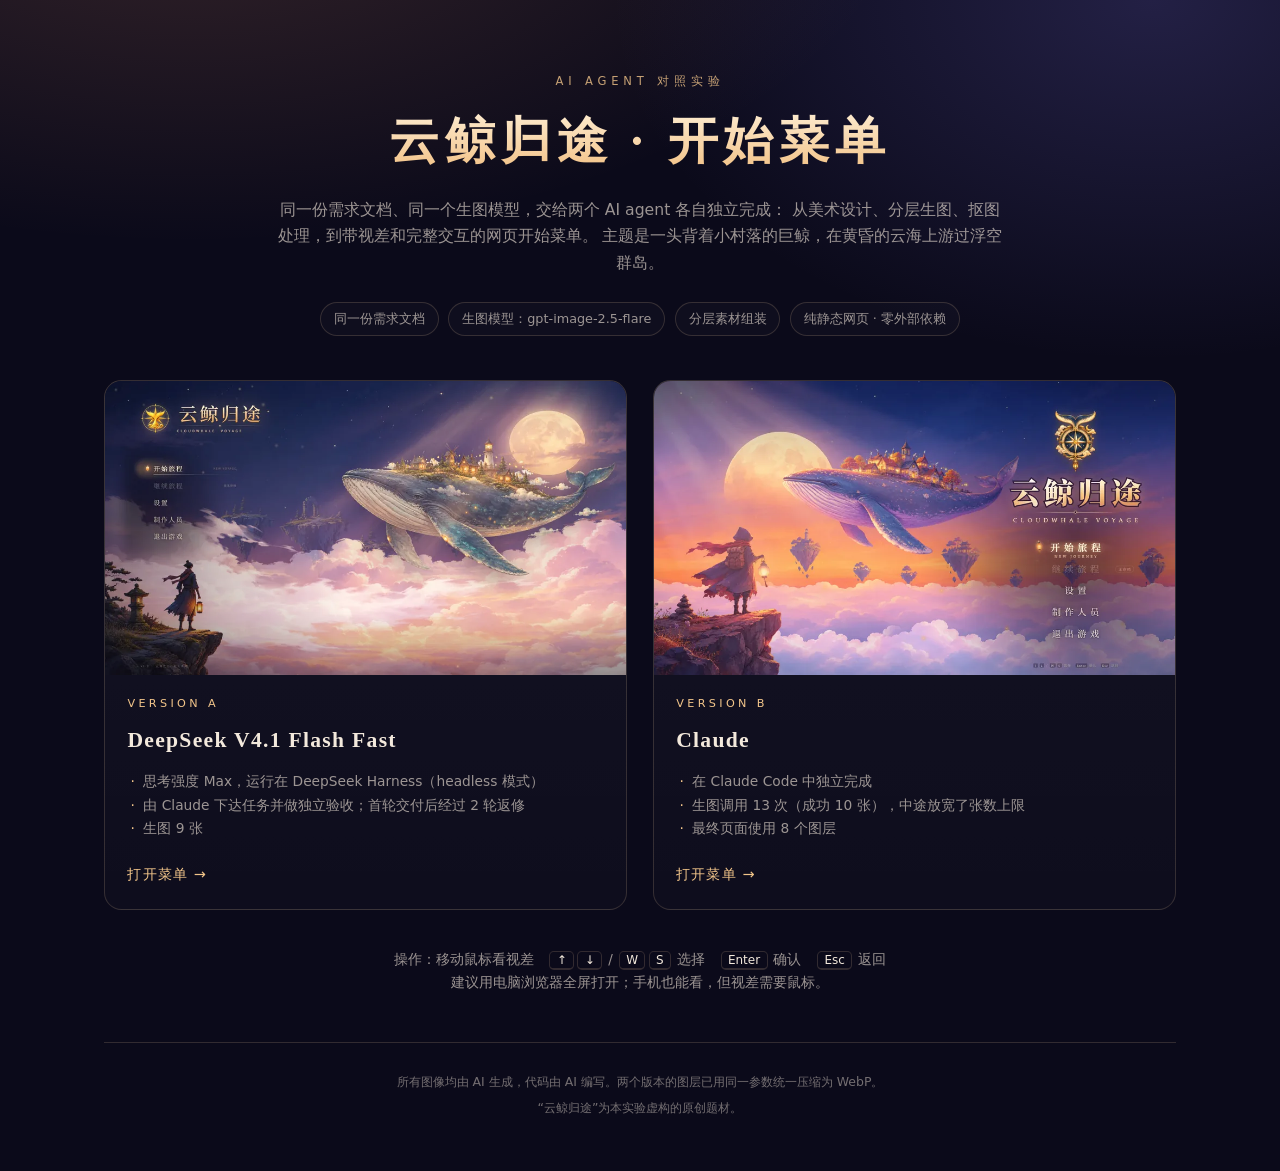
<file: index.html>
<!doctype html>
<html lang="zh-CN">
<head>
<meta charset="utf-8">
<meta name="viewport" content="width=device-width, initial-scale=1">
<title>云鲸归途 · 开始菜单 AI 对照实验</title>
<meta name="description" content="同一份需求、同一个生图模型，两个 AI agent 各自独立设计并实现的游戏开始菜单。">
<style>
  :root {
    --bg: #0b0a1a;
    --ink: #f3e9dc;
    --muted: rgba(243, 233, 220, .62);
    --line: rgba(255, 214, 170, .16);
    --gold: #f2c58a;
    --serif: "Songti SC", "Noto Serif SC", "Source Han Serif SC", "STSong", "SimSun", serif;
    --sans: system-ui, -apple-system, "PingFang SC", "Microsoft YaHei", "Noto Sans SC", sans-serif;
  }
  * { box-sizing: border-box; }
  html, body { margin: 0; }
  body {
    min-height: 100vh;
    color: var(--ink);
    font-family: var(--sans);
    line-height: 1.7;
    background:
      radial-gradient(1200px 600px at 15% -10%, rgba(240, 150, 110, .18), transparent 60%),
      radial-gradient(900px 600px at 90% 0%, rgba(120, 110, 220, .22), transparent 60%),
      var(--bg);
  }
  main { max-width: 1120px; margin: 0 auto; padding: 4.5rem 1.5rem 3rem; }
  header { text-align: center; margin-bottom: 2.8rem; }
  .kicker { font-size: .72rem; letter-spacing: .42em; color: var(--gold); opacity: .8; text-transform: uppercase; }
  h1 {
    margin: .5rem 0 .8rem;
    font-family: var(--serif);
    font-size: clamp(2rem, 5vw, 3.1rem);
    font-weight: 600;
    letter-spacing: .12em;
    background: linear-gradient(180deg, #fff3dd, #f0b977);
    -webkit-background-clip: text;
    background-clip: text;
    color: transparent;
  }
  .lede { max-width: 46rem; margin: 0 auto; color: var(--muted); font-size: .98rem; }

  .common {
    display: flex; flex-wrap: wrap; gap: .6rem; justify-content: center;
    margin: 1.6rem 0 0; padding: 0; list-style: none;
  }
  .common li {
    font-size: .8rem; padding: .3rem .8rem; border-radius: 999px;
    border: 1px solid var(--line); color: var(--muted); background: rgba(255, 255, 255, .02);
  }

  .grid { display: grid; grid-template-columns: repeat(auto-fit, minmax(320px, 1fr)); gap: 1.6rem; }
  .card {
    display: flex; flex-direction: column;
    border: 1px solid var(--line); border-radius: 1.1rem; overflow: hidden;
    background: linear-gradient(180deg, rgba(255, 255, 255, .045), rgba(255, 255, 255, .015));
    text-decoration: none; color: inherit;
    transition: transform .35s ease, border-color .35s ease, box-shadow .35s ease;
  }
  .card:hover, .card:focus-visible {
    transform: translateY(-4px);
    border-color: rgba(255, 214, 170, .42);
    box-shadow: 0 1.4rem 3rem rgba(0, 0, 0, .45), 0 0 0 1px rgba(255, 214, 170, .08);
    outline: none;
  }
  .thumb { aspect-ratio: 16 / 9; background: #14122a; overflow: hidden; }
  .thumb img { width: 100%; height: 100%; object-fit: cover; display: block; transition: transform .6s ease; }
  .card:hover .thumb img { transform: scale(1.03); }
  .body { padding: 1.2rem 1.4rem 1.4rem; display: flex; flex-direction: column; gap: .55rem; flex: 1; }
  .tag { font-size: .7rem; letter-spacing: .3em; color: var(--gold); text-transform: uppercase; }
  h2 { margin: 0; font-family: var(--serif); font-size: 1.35rem; font-weight: 600; letter-spacing: .06em; }
  .facts { margin: .2rem 0 0; padding: 0; list-style: none; font-size: .86rem; color: var(--muted); }
  .facts li { padding-left: 1rem; position: relative; }
  .facts li::before { content: "·"; position: absolute; left: .2rem; color: var(--gold); }
  .open { margin-top: auto; padding-top: .8rem; font-size: .9rem; color: var(--gold); letter-spacing: .08em; }

  .howto {
    margin: 2.4rem auto 0; max-width: 46rem; text-align: center;
    font-size: .85rem; color: var(--muted);
  }
  kbd {
    font-family: var(--sans); font-size: .75rem; padding: .05rem .4rem; margin: 0 .1rem;
    border: 1px solid var(--line); border-bottom-width: 2px; border-radius: .3rem; color: var(--ink);
  }
  footer {
    margin-top: 3rem; padding-top: 1.4rem; border-top: 1px solid var(--line);
    font-size: .78rem; color: rgba(243, 233, 220, .45); text-align: center;
  }
  footer p { margin: .3rem 0; }
</style>
</head>
<body>
<main>
  <header>
    <div class="kicker">AI Agent 对照实验</div>
    <h1>云鲸归途 · 开始菜单</h1>
    <p class="lede">
      同一份需求文档、同一个生图模型，交给两个 AI agent 各自独立完成：
      从美术设计、分层生图、抠图处理，到带视差和完整交互的网页开始菜单。
      主题是一头背着小村落的巨鲸，在黄昏的云海上游过浮空群岛。
    </p>
    <ul class="common">
      <li>同一份需求文档</li>
      <li>生图模型：gpt-image-2.5-flare</li>
      <li>分层素材组装</li>
      <li>纯静态网页 · 零外部依赖</li>
    </ul>
  </header>

  <section class="grid">
    <a class="card" href="dsh/">
      <div class="thumb"><img src="thumbs/dsh.webp" alt="DeepSeek 版开始菜单截图" loading="lazy"></div>
      <div class="body">
        <div class="tag">Version A</div>
        <h2>DeepSeek V4.1 Flash Fast</h2>
        <ul class="facts">
          <li>思考强度 Max，运行在 DeepSeek Harness（headless 模式）</li>
          <li>由 Claude 下达任务并做独立验收；首轮交付后经过 2 轮返修</li>
          <li>生图 9 张</li>
        </ul>
        <div class="open">打开菜单 →</div>
      </div>
    </a>
    <a class="card" href="claude/">
      <div class="thumb"><img src="thumbs/claude.webp" alt="Claude 版开始菜单截图" loading="lazy"></div>
      <div class="body">
        <div class="tag">Version B</div>
        <h2>Claude</h2>
        <ul class="facts">
          <li>在 Claude Code 中独立完成</li>
          <li>生图调用 13 次（成功 10 张），中途放宽了张数上限</li>
          <li>最终页面使用 8 个图层</li>
        </ul>
        <div class="open">打开菜单 →</div>
      </div>
    </a>
  </section>

  <p class="howto">
    操作：移动鼠标看视差　<kbd>↑</kbd><kbd>↓</kbd> / <kbd>W</kbd><kbd>S</kbd> 选择　<kbd>Enter</kbd> 确认　<kbd>Esc</kbd> 返回<br>
    建议用电脑浏览器全屏打开；手机也能看，但视差需要鼠标。
  </p>

  <footer>
    <p>所有图像均由 AI 生成，代码由 AI 编写。两个版本的图层已用同一参数统一压缩为 WebP。</p>
    <p>“云鲸归途”为本实验虚构的原创题材。</p>
  </footer>
</main>
</body>
</html>
</file>
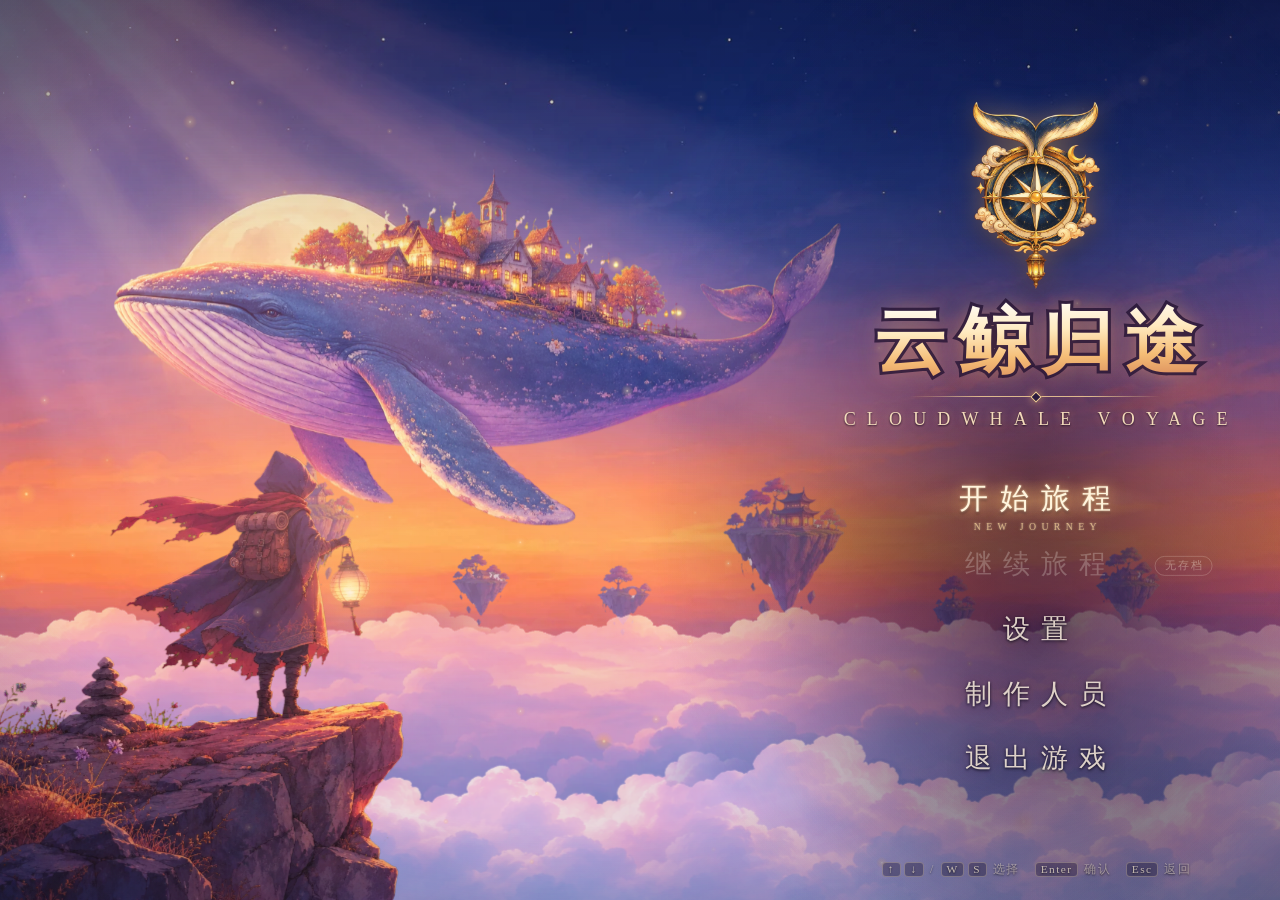
<file: claude/index.html>
<!DOCTYPE html>
<html lang="zh-CN">
<head>
  <meta charset="utf-8">
  <meta name="viewport" content="width=device-width, initial-scale=1, viewport-fit=cover">
  <meta name="color-scheme" content="dark">
  <title>云鲸归途 · CLOUDWHALE VOYAGE</title>
  <link rel="stylesheet" href="css/style.css">
</head>
<body>
  <div id="app" class="app is-loading">

    <!-- ============ 场景：图层由 js/main.js 按 js/scene-config.js 生成 ============ -->
    <div id="scene" class="scene" aria-hidden="true">
      <!-- .layer 元素在这里由脚本插入（L0 天空 … L6 光） -->
      <canvas id="particles" class="particles"></canvas>
      <div class="scene-tint"></div>
      <div class="vignette"></div>
    </div>

    <!-- 让右侧文字更易读的柔和暗角 -->
    <div class="ui-scrim" aria-hidden="true"></div>

    <!-- ============ 标题 + 主菜单 ============ -->
    <main id="ui" class="ui">
      <div class="ui-column">
        <header class="title-block">
          <picture class="emblem-wrap">
            <source srcset="assets/layers/L7_emblem.webp" type="image/webp">
            <img class="emblem" src="assets/layers/L7_emblem.webp" alt="" draggable="false">
          </picture>
          <h1 class="title" aria-label="云鲸归途">
            <span class="title__glow" aria-hidden="true">云鲸归途</span>
            <span class="title__stroke" aria-hidden="true">云鲸归途</span>
            <span class="title__fill" aria-hidden="true">云鲸归途</span>
            <span class="title__sheen" aria-hidden="true">云鲸归途</span>
          </h1>
          <div class="title-divider" aria-hidden="true"><i></i></div>
          <p class="subtitle">CLOUDWHALE VOYAGE</p>
        </header>

        <!-- 竖屏/方屏时为鲸预留的位置（JS 会把鲸放进这个矩形），横屏时不显示 -->
        <div class="whale-slot" aria-hidden="true"></div>

        <nav class="menu" aria-label="主菜单">
          <div class="menu-indicator" aria-hidden="true">
            <svg class="lantern-icon" viewBox="0 0 24 44" width="24" height="44">
              <defs>
                <radialGradient id="lanternGlow" cx="50%" cy="55%" r="55%">
                  <stop offset="0" stop-color="#fff6d6"/>
                  <stop offset=".5" stop-color="#ffc66a"/>
                  <stop offset="1" stop-color="#d8662f"/>
                </radialGradient>
              </defs>
              <path d="M12 0v6" stroke="#e9c993" stroke-width="1.2"/>
              <rect x="7.5" y="6" width="9" height="3" rx="1.2" fill="#5b3b2a"/>
              <ellipse cx="12" cy="19.5" rx="8.5" ry="10.5" fill="url(#lanternGlow)"/>
              <path d="M5.5 15.5Q12 13.4 18.5 15.5M4.2 19.6Q12 17.6 19.8 19.6M5.5 23.8Q12 21.8 18.5 23.8" stroke="rgba(150,64,28,.45)" stroke-width=".8" fill="none"/>
              <rect x="8.5" y="29.5" width="7" height="2.6" rx="1.1" fill="#5b3b2a"/>
              <path d="M12 32v7" stroke="#d9682e" stroke-width="1.6" stroke-linecap="round"/>
            </svg>
          </div>
          <ul class="menu-list" role="menu">
            <li role="none"><button class="menu-item" role="menuitem" data-action="start"><span class="menu-item__label">开始旅程</span><span class="menu-item__sub">NEW JOURNEY</span></button></li>
            <li role="none"><button class="menu-item" role="menuitem" data-action="continue"><span class="menu-item__label">继续旅程</span><span class="menu-item__sub">CONTINUE</span><span class="menu-item__tag">无存档</span></button></li>
            <li role="none"><button class="menu-item" role="menuitem" data-action="settings"><span class="menu-item__label">设置</span><span class="menu-item__sub">SETTINGS</span></button></li>
            <li role="none"><button class="menu-item" role="menuitem" data-action="credits"><span class="menu-item__label">制作人员</span><span class="menu-item__sub">CREDITS</span></button></li>
            <li role="none"><button class="menu-item" role="menuitem" data-action="quit"><span class="menu-item__label">退出游戏</span><span class="menu-item__sub">QUIT</span></button></li>
          </ul>
        </nav>
      </div>

      <p class="key-hints" aria-hidden="true">
        <kbd>↑</kbd><kbd>↓</kbd> / <kbd>W</kbd><kbd>S</kbd> 选择　<kbd>Enter</kbd> 确认　<kbd>Esc</kbd> 返回
      </p>
    </main>

    <!-- ============ 设置面板 ============ -->
    <section id="panel-settings" class="panel" role="dialog" aria-modal="true" aria-labelledby="settings-title" hidden>
      <div class="panel__box">
        <h2 id="settings-title" class="panel__title">设置<small>SETTINGS</small></h2>

        <div class="settings-list">
          <div class="setting">
            <label class="setting__label" for="set-master">主音量</label>
            <input class="slider" id="set-master" type="range" min="0" max="100" step="1" data-key="master">
            <output class="setting__value" for="set-master">80</output>
          </div>
          <div class="setting">
            <label class="setting__label" for="set-music">音乐</label>
            <input class="slider" id="set-music" type="range" min="0" max="100" step="1" data-key="music">
            <output class="setting__value" for="set-music">60</output>
          </div>
          <div class="setting">
            <label class="setting__label" for="set-sfx">音效</label>
            <input class="slider" id="set-sfx" type="range" min="0" max="100" step="1" data-key="sfx">
            <output class="setting__value" for="set-sfx">70</output>
          </div>
          <div class="setting setting--toggle">
            <span class="setting__label" id="lbl-parallax">视差效果</span>
            <button class="switch" type="button" role="switch" aria-checked="true" aria-labelledby="lbl-parallax" data-key="parallax"><span class="switch__knob"></span></button>
            <span class="setting__value" data-for="parallax">开</span>
          </div>
          <div class="setting setting--toggle">
            <span class="setting__label" id="lbl-reduce">减少动态</span>
            <button class="switch" type="button" role="switch" aria-checked="false" aria-labelledby="lbl-reduce" data-key="reduceMotion"><span class="switch__knob"></span></button>
            <span class="setting__value" data-for="reduceMotion">关</span>
          </div>
        </div>

        <p class="panel__note">声音为浏览器实时合成，首次按键或点击后开始播放。设置自动保存。</p>
        <div class="panel__actions">
          <button class="btn btn--ghost" type="button" data-action="clear-save">清除存档</button>
          <button class="btn" type="button" data-action="close">返回</button>
        </div>
      </div>
    </section>

    <!-- ============ 制作人员 ============ -->
    <section id="panel-credits" class="panel" role="dialog" aria-modal="true" aria-labelledby="credits-title" hidden>
      <div class="panel__box panel__box--credits">
        <h2 id="credits-title" class="panel__title">制作人员<small>CREDITS</small></h2>
        <div class="credits-viewport" tabindex="-1">
          <div class="credits-roll">
            <p class="credits-head">云鲸归途</p>
            <p class="credits-en">CLOUDWHALE VOYAGE</p>
            <dl>
              <dt>创意 · 美术指导 · 程序</dt><dd>Claude（Anthropic）</dd>
              <dt>分层插画生成</dt><dd>gpt-image 生图通道（经 dsh）</dd>
              <dt>抠图与合成工具</dt><dd>Python · Pillow · NumPy</dd>
              <dt>界面与动效</dt><dd>HTML · CSS · Canvas</dd>
              <dt>环境音乐与音效</dt><dd>Web Audio 实时合成</dd>
              <dt>巨鲸</dt><dd>它自己</dd>
              <dt>提灯的旅人</dt><dd>你</dd>
              <dt>特别感谢</dt><dd>每一位仍在归途中的人</dd>
            </dl>
            <p class="credits-end">愿你的灯火，总能照见归途。</p>
          </div>
        </div>
        <div class="panel__actions">
          <button class="btn" type="button" data-action="close">返回</button>
        </div>
      </div>
    </section>

    <!-- ============ 退出确认 ============ -->
    <section id="dialog-quit" class="panel panel--dialog" role="alertdialog" aria-modal="true" aria-labelledby="quit-title" aria-describedby="quit-desc" hidden>
      <div class="panel__box panel__box--small">
        <h2 id="quit-title" class="panel__title">退出游戏</h2>
        <p id="quit-desc" class="dialog-text">要在这里放下灯笼，结束这次旅程吗？</p>
        <div class="panel__actions panel__actions--center">
          <button class="btn btn--ghost" type="button" data-action="confirm-quit">确认退出</button>
          <button class="btn" type="button" data-action="close">再看看</button>
        </div>
      </div>
    </section>

    <!-- ============ 开始/继续旅程（占位） ============ -->
    <section id="screen-journey" class="screen" role="dialog" aria-modal="true" aria-labelledby="journey-text" hidden>
      <div class="screen__inner">
        <div class="screen__lantern" aria-hidden="true"></div>
        <p id="journey-text" class="screen__text">旅程即将开始……</p>
        <p class="screen__sub" id="journey-sub"></p>
        <button class="btn btn--ghost screen__back" type="button" data-action="close">按 Esc 返回菜单</button>
      </div>
    </section>

    <!-- ============ 感谢游玩 ============ -->
    <section id="screen-thanks" class="screen screen--thanks" role="dialog" aria-modal="true" aria-labelledby="thanks-text" hidden>
      <div class="screen__inner">
        <p id="thanks-text" class="screen__text">感谢游玩</p>
        <p class="screen__sub">愿你的灯火，总能照见归途。<br><span class="screen__tiny">（网页无法自行关闭窗口，可直接关闭此标签页）</span></p>
        <button class="btn btn--ghost screen__back" type="button" data-action="close">按 Esc 回到标题</button>
      </div>
    </section>

    <!-- ============ 载入 ============ -->
    <div id="loader" class="loader" aria-live="polite">
      <div class="loader__lantern" aria-hidden="true"></div>
      <p class="loader__text">正在点亮灯火…</p>
    </div>
  </div>

  <noscript><p class="noscript">此页面需要启用 JavaScript。</p></noscript>
  <script src="js/scene-config.js"></script>
  <script src="js/main.js"></script>
</body>
</html>
</file>
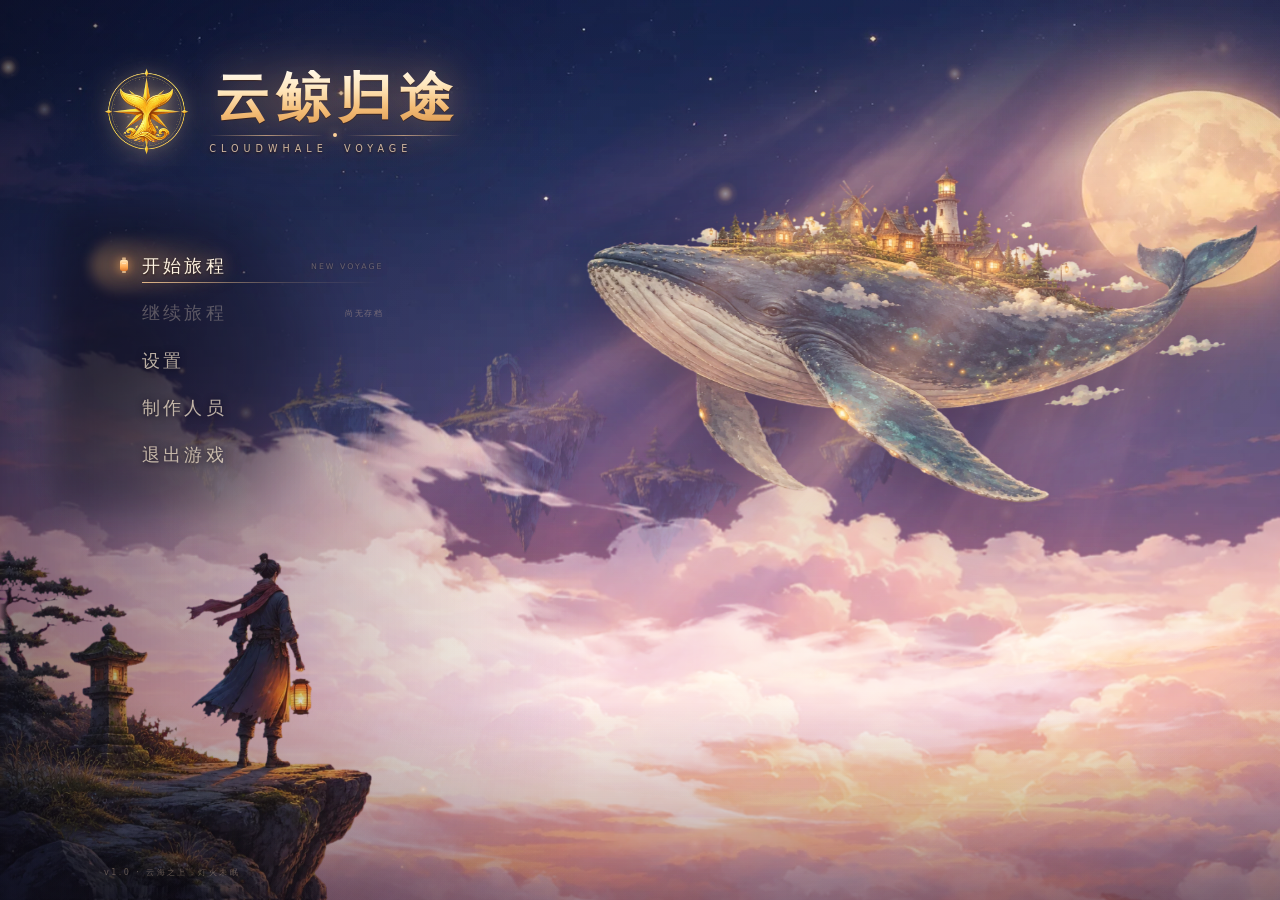
<file: dsh/index.html>
<!DOCTYPE html>
<html lang="zh-CN">
<head>
<meta charset="UTF-8">
<meta name="viewport" content="width=device-width, initial-scale=1, viewport-fit=cover">
<meta name="color-scheme" content="dark">
<title>云鲸归途 · CLOUDWHALE VOYAGE</title>
<link rel="stylesheet" href="css/style.css">
</head>
<body class="is-loading">

  <!-- =================================================================== -->
  <!-- 场景：8 个图层，DOM 顺序即 z 顺序。                                   -->
  <!-- .layer 负责定位与视差位移，内部子元素负责循环动画，二者互不干扰。     -->
  <!-- 注意：云层的父级不能有 transform/opacity，否则会形成隔离组，          -->
  <!-- 让子级的 mix-blend-mode: screen 失去可混合的背景。                   -->
  <!-- =================================================================== -->
  <div class="scene" id="scene">

    <!-- L0 天空（不透明，cover） -->
    <div class="layer l-sky enter" style="--d:.05s"></div>

    <!-- L1 远景浮空岛（抠图 PNG） -->
    <div class="layer l-islands enter" style="--d:.55s;--rest:.45" data-parallax="9">
      <div class="l-islands__art"></div>
    </div>

    <!-- L2 远景云海（screen 混合 + 水平无缝循环） -->
    <div class="layer l-clouds-far" style="--d:.75s;--rest:.90">
      <div class="cloud-track" data-tile-ratio="1.1253" data-scroll="4.5" data-parallax="15"></div>
    </div>

    <!-- L3 巨鲸（抠图 PNG，缓慢浮动 + 轻微旋转） -->
    <div class="layer l-whale enter" style="--d:1.25s" data-parallax="26">
      <div class="l-whale__art"></div>
    </div>

    <!-- L4 近景云层（screen 混合 + 水平无缝循环，速度更快） -->
    <div class="layer l-clouds-near" style="--d:1.75s;--rest:.95">
      <div class="cloud-track" data-tile-ratio="1.1253" data-scroll="9" data-parallax="34"></div>
    </div>

    <!-- L5 前景崖角与提灯旅人（抠图 PNG） -->
    <div class="layer l-foreground enter" style="--d:2.15s" data-parallax="46">
      <div class="l-foreground__art"></div>
    </div>

    <!-- L6 体积光（screen 混合 + 呼吸式明暗） -->
    <div class="layer l-light enter" style="--d:1.95s;--rest:.5">
      <div class="l-light__art"></div>
    </div>

  </div>

  <!-- 画面调色：暗角 + 左侧压暗，让文字区更干净 -->
  <div class="grade" aria-hidden="true"></div>

  <!-- 光尘粒子（canvas 程序生成） -->
  <canvas class="dust" id="dust" aria-hidden="true"></canvas>

  <!-- =================================================================== -->
  <!-- 标题区                                                              -->
  <!-- =================================================================== -->
  <header class="title-block enter" style="--d:2.55s" id="titleBlock">
    <!-- L7 徽记（鲸尾 + 罗盘），与文字分开排版 -->
    <div class="emblem enter" style="--d:2.75s" role="img" aria-label="鲸尾与罗盘徽记"></div>

    <div class="title-text">
      <h1 class="title enter" style="--d:2.9s">
        <span class="title__cn">云鲸归途</span>
      </h1>

      <div class="title-rule enter" style="--d:3.2s" aria-hidden="true">
        <span class="rule-line"></span>
        <span class="rule-dot"></span>
        <span class="rule-line"></span>
      </div>

      <p class="subtitle enter" style="--d:3.15s">CLOUDWHALE&nbsp;&nbsp;VOYAGE</p>
    </div>
  </header>

  <!-- =================================================================== -->
  <!-- 主菜单                                                              -->
  <!-- =================================================================== -->
  <nav class="menu" id="menu" aria-label="主菜单">
    <button class="menu-item enter" data-action="start" style="--d:3.35s" type="button">
      <span class="lantern" aria-hidden="true"><i></i></span>
      <span class="label">开始旅程</span>
      <span class="label-en" aria-hidden="true">New Voyage</span>
    </button>

    <button class="menu-item enter" data-action="continue" style="--d:3.47s" type="button">
      <span class="lantern" aria-hidden="true"><i></i></span>
      <span class="label">继续旅程</span>
      <span class="label-en" aria-hidden="true">Continue</span>
      <span class="hint" aria-hidden="true">尚无存档</span>
    </button>

    <button class="menu-item enter" data-action="settings" style="--d:3.59s" type="button">
      <span class="lantern" aria-hidden="true"><i></i></span>
      <span class="label">设置</span>
      <span class="label-en" aria-hidden="true">Settings</span>
    </button>

    <button class="menu-item enter" data-action="credits" style="--d:3.71s" type="button">
      <span class="lantern" aria-hidden="true"><i></i></span>
      <span class="label">制作人员</span>
      <span class="label-en" aria-hidden="true">Credits</span>
    </button>

    <button class="menu-item enter" data-action="quit" style="--d:3.83s" type="button">
      <span class="lantern" aria-hidden="true"><i></i></span>
      <span class="label">退出游戏</span>
      <span class="label-en" aria-hidden="true">Quit</span>
    </button>
  </nav>

  <footer class="build enter" style="--d:4.1s">
    <span>v1.0 · 云海之上，灯火未眠</span>
  </footer>

  <!-- =================================================================== -->
  <!-- 设置面板                                                            -->
  <!-- =================================================================== -->
  <section class="panel panel--settings" id="panel-settings" role="dialog" aria-modal="true"
           aria-labelledby="settings-title" aria-hidden="true">
    <div class="panel__inner">
      <h2 class="panel__title" id="settings-title">设置</h2>
      <p class="panel__sub">SETTINGS</p>

      <div class="setting-row">
        <label class="setting-label" for="set-master">主音量<span class="setting-value" id="val-master">70</span></label>
        <input class="slider" id="set-master" type="range" min="0" max="100" step="1" value="70">
      </div>

      <div class="setting-row">
        <label class="setting-label" for="set-music">音乐<span class="setting-value" id="val-music">25</span></label>
        <input class="slider" id="set-music" type="range" min="0" max="100" step="1" value="25">
      </div>

      <div class="setting-row">
        <label class="setting-label" for="set-sfx">音效<span class="setting-value" id="val-sfx">60</span></label>
        <input class="slider" id="set-sfx" type="range" min="0" max="100" step="1" value="60">
      </div>

      <div class="setting-row setting-row--switch">
        <div>
          <span class="setting-label setting-label--static">视差效果</span>
          <p class="setting-desc">鼠标移动时各图层错位，营造纵深</p>
        </div>
        <button class="switch" id="set-parallax" type="button" role="switch" aria-checked="true" aria-label="视差效果">
          <span class="switch__knob"></span>
        </button>
      </div>

      <div class="setting-row setting-row--switch">
        <div>
          <span class="setting-label setting-label--static">减少动态</span>
          <p class="setting-desc">停止浮动、云层滚动与光尘飘动</p>
        </div>
        <button class="switch" id="set-motion" type="button" role="switch" aria-checked="false" aria-label="减少动态">
          <span class="switch__knob"></span>
        </button>
      </div>

      <button class="panel__close" type="button" data-close>返回 <kbd>Esc</kbd></button>
    </div>
  </section>

  <!-- =================================================================== -->
  <!-- 制作人员面板                                                        -->
  <!-- =================================================================== -->
  <section class="panel panel--credits" id="panel-credits" role="dialog" aria-modal="true"
           aria-labelledby="credits-title" aria-hidden="true">
    <div class="panel__inner">
      <h2 class="panel__title" id="credits-title">制作人员</h2>
      <p class="panel__sub">CREDITS</p>

      <div class="credits-viewport">
        <div class="credits-roll" id="creditsRoll">
          <p class="credit-line credit-line--lead">云鲸归途</p>
          <p class="credit-line credit-line--dim">CLOUDWHALE VOYAGE</p>

          <p class="credit-role">世界观 / 美术方向</p>
          <p class="credit-name">云海工作室</p>

          <p class="credit-role">场景绘制</p>
          <p class="credit-name">巨鲸 · 浮空群岛 · 崖角旅人</p>

          <p class="credit-role">前端与动态</p>
          <p class="credit-name">原生 HTML / CSS / JavaScript</p>

          <p class="credit-role">声音设计</p>
          <p class="credit-name">Web Audio 合成风声</p>

          <p class="credit-role">特别鸣谢</p>
          <p class="credit-name">每一位在云海之上提灯的人</p>

          <p class="credit-line credit-line--dim">— 灯火不熄，归途在望 —</p>
        </div>
      </div>

      <button class="panel__close" type="button" data-close>返回 <kbd>Esc</kbd></button>
    </div>
  </section>

  <!-- =================================================================== -->
  <!-- 「开始旅程」占位画面                                                -->
  <!-- =================================================================== -->
  <section class="journey" id="journey" aria-hidden="true">
    <div class="journey__inner">
      <span class="journey__lantern" aria-hidden="true"></span>
      <p class="journey__text">旅程即将开始……</p>
      <p class="journey__hint">按 <kbd>Esc</kbd> 返回菜单</p>
    </div>
  </section>

  <!-- =================================================================== -->
  <!-- 退出确认                                                            -->
  <!-- =================================================================== -->
  <section class="modal" id="quit-modal" role="dialog" aria-modal="true"
           aria-labelledby="quit-title" aria-hidden="true">
    <div class="modal__box">
      <h2 class="modal__title" id="quit-title">要离开云海吗？</h2>
      <p class="modal__text">网页无法真正退出程序，确认后将停在这里。</p>
      <div class="modal__actions">
        <button class="btn btn--ghost" type="button" data-quit="cancel">再待一会儿</button>
        <button class="btn btn--solid" type="button" data-quit="confirm">确认离开</button>
      </div>
    </div>
  </section>

  <!-- 感谢游玩 -->
  <section class="farewell" id="farewell" aria-hidden="true">
    <div class="farewell__inner">
      <p class="farewell__text">感谢游玩</p>
      <p class="farewell__sub">愿你在云海之上，总能找到归途</p>
    </div>
  </section>

  <!-- 总淡出层 -->
  <div class="fade" id="fade" aria-hidden="true"></div>

  <script src="js/main.js"></script>
</body>
</html>
</file>
<file: claude/css/style.css>
/* =========================================================================
   云鲸归途 · CLOUDWHALE VOYAGE — 开始菜单样式
   结构：变量 → 基础 → 场景图层 → 标题 → 菜单 → 面板/设置 → 全屏画面 → 载入
         → 进场动画 → 减少动态 → 响应式
   ========================================================================= */

:root {
  --ink: #0b0818;
  --cream: #fbefdc;
  --gold: #f2c98a;
  --gold-soft: rgba(242, 201, 138, .38);
  --lantern: #ffbf66;
  --text: rgba(250, 238, 222, .86);
  --panel-bg-top: rgba(36, 25, 64, .93);
  --panel-bg-bot: rgba(19, 13, 38, .95);

  /* 系统字体栈（零外部字体） */
  --font-cn: "Noto Serif SC", "Source Han Serif SC", "Source Han Serif CN", "Noto Serif CJK SC",
             "Songti SC", "STSong", "STZhongsong", "SimSun", serif;
  --font-latin: "Palatino Linotype", "Book Antiqua", Palatino, "URW Palladio L", "Cambria", Georgia, serif;

  /* 进场时间轴（ms） */
  --t-title: 3000ms;
  --t-menu: 3900ms;
}

* { box-sizing: border-box; }

html, body {
  margin: 0;
  height: 100%;
  overflow: hidden;
  background: var(--ink);
  color: var(--cream);
  font-family: var(--font-cn);
  -webkit-font-smoothing: antialiased;
  -webkit-tap-highlight-color: transparent;
}

button { font: inherit; color: inherit; }
[hidden] { display: none !important; }

.app {
  position: fixed;
  inset: 0;
  overflow: hidden;
  user-select: none;
}

/* =========================================================================
   场景
   ========================================================================= */
.scene {
  position: absolute;
  inset: 0;
  overflow: hidden;
  background: var(--ink);
  isolation: isolate;          /* screen 混合只在场景内部计算 */
}

.layer {
  position: absolute;
  inset: 0;
  pointer-events: none;
  opacity: 0;
  transition: opacity 1.9s ease var(--delay, 0ms);
}
.layer__move {                 /* JS：视差位移 */
  position: absolute;
  inset: 0;
  will-change: transform;
}
.layer__box {                  /* JS：位置与尺寸；CSS：自身动画 */
  position: absolute;
}
.layer__box > img {
  display: block;
  width: 100%;
  height: 100%;
  -webkit-user-drag: none;
}
.layer__strip {                /* 无缝横向循环的云带 */
  position: absolute;
  background-repeat: repeat-x;
  background-position: 0 0;
  will-change: transform;
}

/* 鲸：缓慢上下浮动 + 极轻微的旋转 + 微弱前后漂移（三个独立属性，周期互质） */
.layer--whale .layer__box {
  transform-origin: 46% 58%;
  animation:
    whale-bob 8.5s ease-in-out infinite alternate,
    whale-roll 12.5s ease-in-out infinite alternate,
    whale-drift 21s ease-in-out infinite alternate;
}
@keyframes whale-bob   { from { translate: 0 -1.9%; } to { translate: 0 2.1%; } }
@keyframes whale-roll  { from { rotate: -0.75deg; }  to { rotate: 0.65deg; } }
@keyframes whale-drift { from { transform: translateX(-0.7%); } to { transform: translateX(0.7%); } }

/* 光层：呼吸式明暗 */
.layer--light .layer__box { animation: breathe 7.5s ease-in-out infinite alternate; }
@keyframes breathe { from { opacity: .45; } to { opacity: 1; } }

/* 图层上的暖光点（旅人灯笼、鲸背窗灯），坐标见 scene-config.js 的 glows */
.glow {
  position: absolute;
  aspect-ratio: 1;
  translate: -50% -50%;
  border-radius: 50%;
  pointer-events: none;
  background: radial-gradient(circle, rgba(255, 226, 160, .62) 0%, rgba(255, 178, 92, .26) 32%, rgba(255, 150, 80, 0) 70%);
  mix-blend-mode: screen;
}
.glow--lantern { animation: lantern-flicker 2.7s steps(1, end) infinite, lantern-breathe 5s ease-in-out infinite alternate; }
.glow--twinkle {
  background: radial-gradient(circle, rgba(255, 236, 180, .9) 0%, rgba(255, 190, 100, .35) 30%, rgba(255, 160, 80, 0) 70%);
  animation: twinkle var(--dur, 3.6s) ease-in-out var(--del, 0s) infinite alternate;
}
@keyframes lantern-flicker {
  0% { opacity: 1; } 12% { opacity: .86; } 19% { opacity: 1; } 47% { opacity: .92; }
  53% { opacity: 1; } 71% { opacity: .8; } 76% { opacity: .97; } 100% { opacity: 1; }
}
@keyframes lantern-breathe { from { scale: .92; } to { scale: 1.08; } }
@keyframes twinkle { from { opacity: .15; scale: .7; } to { opacity: 1; scale: 1.1; } }

.particles {
  position: absolute;
  inset: 0;
  width: 100%;
  height: 100%;
  z-index: 20;
  pointer-events: none;
  opacity: 0;
  transition: opacity 2.5s ease 2600ms;
}

/* 轻微的色彩统一：顶部压暗一点、地平线带一点暖色 */
.scene-tint {
  position: absolute;
  inset: 0;
  z-index: 21;
  pointer-events: none;
  background:
    linear-gradient(180deg, rgba(10, 8, 34, .28) 0%, rgba(10, 8, 34, 0) 30%),
    radial-gradient(ellipse 70% 30% at 30% 62%, rgba(255, 160, 100, .10), rgba(255, 160, 100, 0) 70%);
}
.vignette {
  position: absolute;
  inset: 0;
  z-index: 22;
  pointer-events: none;
  background: radial-gradient(ellipse 85% 85% at 45% 45%, rgba(8, 5, 20, 0) 55%, rgba(8, 5, 20, .55) 100%);
}

/* 右侧文字背后的柔和暗角 */
.ui-scrim {
  position: absolute;
  inset: 0;
  z-index: 5;
  pointer-events: none;
  background:
    radial-gradient(ellipse 22% 34% at 81% 72%, rgba(16, 10, 38, .42) 0%, rgba(16, 10, 38, 0) 100%),
    radial-gradient(ellipse 30% 62% at 80.5% 52%, rgba(14, 9, 34, .52) 0%, rgba(14, 9, 34, .24) 55%, rgba(14, 9, 34, 0) 100%);
  opacity: 0;
  transition: opacity 2s ease 2600ms;
}

/* =========================================================================
   UI 列：标题 + 菜单
   ========================================================================= */
.ui {
  position: absolute;
  inset: 0;
  z-index: 10;
}
.ui-column {
  position: absolute;
  top: 0;
  bottom: 0;
  right: clamp(16px, 3.6vw, 96px);
  width: clamp(300px, 31vw, 620px);
  display: flex;
  flex-direction: column;
  align-items: center;
  justify-content: center;
  gap: clamp(14px, 4.6vh, 64px);
  padding: 5vh 0 6vh;
}

/* ---------- 标题区 ---------- */
.title-block {
  display: flex;
  flex-direction: column;
  align-items: center;
  text-align: center;
}
.emblem-wrap {
  display: block;
  animation: emblem-float 6.5s ease-in-out infinite alternate;
}
.emblem {
  display: block;
  height: clamp(92px, 21vh, 250px);
  width: auto;
  filter:
    drop-shadow(0 0 1.4vh rgba(255, 196, 120, .38))
    drop-shadow(0 .8vh 1.2vh rgba(10, 5, 25, .55));
  -webkit-user-drag: none;
}
@keyframes emblem-float { from { translate: 0 -0.5vh; } to { translate: 0 0.5vh; } }

.title {
  position: relative;
  margin: 1.4vh 0 0;
  font-family: var(--font-cn);
  font-weight: 800;
  font-size: clamp(40px, min(10.4vh, 5.6vw), 132px);
  line-height: 1.12;
  letter-spacing: .16em;
  padding-left: .16em;              /* 抵消末字后的字距，使视觉居中 */
  white-space: nowrap;
}
.title > span { display: block; }
.title__glow,
.title__stroke,
.title__sheen {
  position: absolute;
  inset: 0;
  padding-left: inherit;
}
.title__glow {
  color: transparent;
  text-shadow:
    0 0 .3em rgba(255, 176, 96, .55),
    0 0 .9em rgba(255, 140, 100, .32);
}
.title__stroke {
  color: transparent;
  -webkit-text-stroke: .085em rgba(34, 18, 50, .78);
}
.title__fill {
  position: relative;
  color: transparent;
  background: linear-gradient(178deg, #fffbf2 6%, #ffeac0 36%, #f5bd76 66%, #da8c5c 94%);
  -webkit-background-clip: text;
  background-clip: text;
}
.title__sheen {
  color: transparent;
  background: linear-gradient(105deg, rgba(255, 255, 255, 0) 42%, rgba(255, 250, 235, .85) 50%, rgba(255, 255, 255, 0) 58%);
  background-size: 260% 100%;
  background-repeat: no-repeat;
  background-position: 160% 0;
  -webkit-background-clip: text;
  background-clip: text;
  animation: sheen 9s ease-in-out 6s infinite;
}
@keyframes sheen {
  0%   { background-position: 160% 0; }
  22%  { background-position: -60% 0; }
  100% { background-position: -60% 0; }
}

.title-divider {
  position: relative;
  width: 62%;
  height: 1px;
  margin: 1.5vh auto 0;
  background: linear-gradient(90deg, rgba(244, 206, 150, 0), rgba(244, 206, 150, .85) 28%, rgba(244, 206, 150, .85) 72%, rgba(244, 206, 150, 0));
}
.title-divider > i {
  position: absolute;
  left: 50%;
  top: 50%;
  width: 8px;
  height: 8px;
  border: 1px solid #f4ce96;
  background: #2a1b3e;
  transform: translate(-50%, -50%) rotate(45deg);
  box-shadow: 0 0 8px rgba(255, 190, 110, .75);
}
.subtitle {
  margin: 1.3vh 0 0;
  font-family: var(--font-latin);
  font-size: clamp(11px, 2vh, 21px);
  letter-spacing: .62em;
  padding-left: .62em;
  color: #f4dcbc;
  white-space: nowrap;
  text-shadow: 0 0 10px rgba(255, 180, 110, .45), 0 1px 2px rgba(10, 5, 25, .85);
}

/* ---------- 菜单 ---------- */
.whale-slot { display: none; }

.menu {
  position: relative;
  width: 100%;
  display: flex;
  justify-content: center;
  --menu-fs: clamp(17px, min(3.15vh, 2.1vw), 33px);
  font-size: var(--menu-fs);
}
.menu-list {
  list-style: none;
  margin: 0;
  padding: 0;
  display: flex;
  flex-direction: column;
  align-items: center;
  gap: clamp(0px, .5vh, 8px);
}
.menu-item {
  appearance: none;
  position: relative;
  display: block;
  margin: 0;
  padding: .42em 1.6em .52em;
  border: 0;
  background: none;
  cursor: pointer;
  outline: none;
  font-family: var(--font-cn);
  font-size: 1em;
  font-weight: 500;
  letter-spacing: .42em;
  text-indent: .42em;
  line-height: 1.3;
  color: var(--text);
  text-shadow: 0 1px 3px rgba(8, 4, 20, .9), 0 0 .7em rgba(22, 12, 48, .75);
  transition: color .35s ease, text-shadow .35s ease, transform .45s cubic-bezier(.2, .8, .2, 1);
}
.menu-item::before {           /* 选中光晕 */
  content: "";
  position: absolute;
  inset: 4% -14%;
  z-index: -1;
  border-radius: 50%;
  background: radial-gradient(ellipse 50% 50% at 50% 50%, rgba(255, 190, 110, .30), rgba(255, 190, 110, 0) 72%);
  opacity: 0;
  transform: scaleX(.55);
  transition: opacity .45s ease, transform .55s cubic-bezier(.2, .8, .2, 1);
}
.menu-item__label { display: block; }
.menu-item__sub {              /* 选中时浮现的英文小字 */
  position: absolute;
  left: 0;
  right: 0;
  bottom: -.12em;
  font-family: var(--font-latin);
  font-size: .34em;
  letter-spacing: .55em;
  text-indent: .55em;
  color: #f2cf98;
  opacity: 0;
  transform: translateY(-.3em);
  transition: opacity .35s ease, transform .45s ease;
  white-space: nowrap;
}
.menu-item__tag { display: none; }

.menu-item.is-selected {
  color: #fff5de;
  text-shadow: 0 0 .5em rgba(255, 190, 110, .8), 0 0 .08em rgba(255, 236, 200, .9), 0 1px 3px rgba(8, 4, 20, .6);
  transform: scale(1.07);
}
.menu-item.is-selected::before { opacity: 1; transform: scaleX(1); }
.menu-item.is-selected .menu-item__sub { opacity: .8; transform: none; }

.menu-item:disabled {
  cursor: not-allowed;
  color: rgba(222, 212, 204, .3);
  text-shadow: none;
}
.menu-item:disabled .menu-item__tag {
  display: inline-block;
  position: absolute;
  left: 100%;
  top: 50%;
  transform: translate(-.6em, -50%);
  padding: .2em .7em;
  border: 1px solid rgba(240, 225, 210, .22);
  border-radius: 999px;
  font-size: .4em;
  letter-spacing: .2em;
  text-indent: .2em;
  color: rgba(240, 225, 210, .42);
  white-space: nowrap;
}

/* 选中指示：小灯笼，跟随选中项滑动并轻轻摇晃 */
.menu-indicator {
  position: absolute;
  left: 0;
  top: 0;
  width: .8em;
  height: 1.46em;
  opacity: 0;
  pointer-events: none;
  transition: transform .5s cubic-bezier(.3, .85, .3, 1), opacity .4s ease;
}
.menu.has-selection .menu-indicator { opacity: 1; }
.lantern-icon {
  display: block;
  width: 100%;
  height: 100%;
  overflow: visible;
  transform-origin: 50% 0;
  animation: lantern-sway 3.4s ease-in-out infinite alternate;
  filter: drop-shadow(0 0 4px rgba(255, 196, 110, .95)) drop-shadow(0 0 12px rgba(255, 150, 80, .6));
}
@keyframes lantern-sway { from { rotate: -7deg; } to { rotate: 7deg; } }

.key-hints {
  position: absolute;
  right: clamp(16px, 3.6vw, 96px);
  width: clamp(300px, 31vw, 620px);
  bottom: 2.4vh;
  margin: 0;
  text-align: center;
  font-size: 12px;
  letter-spacing: .12em;
  color: rgba(240, 226, 210, .5);
  text-shadow: 0 1px 2px rgba(0, 0, 0, .6);
}
kbd {
  display: inline-block;
  min-width: 1.7em;
  margin: 0 .15em;
  padding: .05em .4em;
  border: 1px solid rgba(240, 220, 190, .3);
  border-radius: 4px;
  font-family: var(--font-latin);
  font-size: .95em;
  text-align: center;
  color: rgba(250, 236, 214, .72);
  background: rgba(20, 12, 40, .35);
}

/* =========================================================================
   面板（设置 / 制作人员 / 退出确认）
   ========================================================================= */
.panel {
  position: fixed;
  inset: 0;
  z-index: 50;
  display: grid;
  place-items: center;
  padding: 4vh 4vw;
  background: rgba(8, 5, 20, .5);
  -webkit-backdrop-filter: blur(4px);
  backdrop-filter: blur(4px);
  opacity: 0;
  transition: opacity .35s ease;
}
.panel.is-open { opacity: 1; }
.panel__box {
  position: relative;
  width: min(560px, 100%);
  max-height: 92vh;
  overflow: auto;
  padding: 30px 38px 26px;
  border: 1px solid var(--gold-soft);
  border-radius: 18px;
  background: linear-gradient(180deg, var(--panel-bg-top), var(--panel-bg-bot));
  box-shadow:
    0 30px 80px rgba(0, 0, 0, .55),
    inset 0 1px 0 rgba(255, 230, 190, .12),
    0 0 40px rgba(255, 170, 90, .08);
  transform: translateY(14px) scale(.98);
  transition: transform .45s cubic-bezier(.2, .8, .2, 1);
}
.panel__box::before {          /* 内描边 */
  content: "";
  position: absolute;
  inset: 6px;
  border: 1px solid rgba(242, 201, 138, .12);
  border-radius: 13px;
  pointer-events: none;
}
.panel.is-open .panel__box { transform: none; }
.panel__box--small { width: min(440px, 100%); text-align: center; }
.panel__title {
  margin: 0 0 20px;
  text-align: center;
  font-size: 25px;
  font-weight: 700;
  letter-spacing: .32em;
  text-indent: .32em;
  color: #ffe7c0;
  text-shadow: 0 0 12px rgba(255, 180, 100, .35);
}
.panel__title small {
  display: block;
  margin-top: 6px;
  font-family: var(--font-latin);
  font-size: 11px;
  font-weight: 400;
  letter-spacing: .5em;
  text-indent: .5em;
  color: rgba(240, 210, 170, .55);
}
.panel__note {
  margin: 16px 4px 0;
  font-size: 12.5px;
  line-height: 1.7;
  text-align: center;
  color: rgba(240, 225, 205, .5);
}
.panel__actions {
  display: flex;
  justify-content: space-between;
  gap: 12px;
  margin-top: 20px;
}
.panel__actions--center { justify-content: center; }

.btn {
  appearance: none;
  padding: 10px 26px;
  border: 1px solid rgba(242, 201, 138, .55);
  border-radius: 999px;
  background: linear-gradient(180deg, rgba(246, 195, 122, .22), rgba(246, 195, 122, .07));
  color: #ffeccc;
  font-family: var(--font-cn);
  font-size: 16px;
  letter-spacing: .25em;
  text-indent: .25em;
  cursor: pointer;
  outline: none;
  transition: background .25s ease, box-shadow .25s ease, color .25s ease, border-color .25s ease;
}
.btn:hover,
.btn:focus-visible {
  background: linear-gradient(180deg, rgba(246, 195, 122, .42), rgba(246, 195, 122, .16));
  box-shadow: 0 0 18px rgba(255, 190, 110, .38);
}
.btn:focus-visible { box-shadow: 0 0 0 2px rgba(255, 220, 160, .55), 0 0 18px rgba(255, 190, 110, .4); }
.btn--ghost {
  border-color: rgba(240, 225, 210, .26);
  background: transparent;
  color: rgba(240, 225, 210, .78);
}
.btn:disabled { opacity: .35; cursor: default; box-shadow: none; }

/* ---------- 设置项 ---------- */
.settings-list { display: flex; flex-direction: column; gap: 4px; }
.setting {
  display: grid;
  grid-template-columns: 5.6em 1fr 2.6em;
  align-items: center;
  gap: 18px;
  padding: 11px 14px;
  border-radius: 10px;
  transition: background .25s ease, box-shadow .25s ease;
}
.setting:focus-within {
  background: rgba(255, 200, 130, .08);
  box-shadow: inset 0 0 0 1px rgba(255, 200, 130, .24);
}
.setting__label { font-size: 17px; letter-spacing: .2em; color: #f5e6d0; }
.setting__value {
  text-align: right;
  font-family: var(--font-latin);
  font-size: 15px;
  font-variant-numeric: tabular-nums;
  color: rgba(245, 225, 200, .75);
}
.setting--toggle .setting__value { font-family: var(--font-cn); }

.slider {
  --p: 50%;
  -webkit-appearance: none;
  appearance: none;
  width: 100%;
  height: 24px;
  margin: 0;
  background: transparent;
  cursor: pointer;
  outline: none;
}
.slider::-webkit-slider-runnable-track {
  height: 4px;
  border-radius: 4px;
  background: linear-gradient(90deg, #f6c37a 0, #ef9a6a var(--p), rgba(255, 255, 255, .14) var(--p));
}
.slider::-webkit-slider-thumb {
  -webkit-appearance: none;
  width: 18px;
  height: 18px;
  margin-top: -7px;
  border: 0;
  border-radius: 50%;
  background: radial-gradient(circle at 40% 35%, #fff8e6, #f6c37a 55%, #c9773f);
  box-shadow: 0 0 0 3px rgba(255, 200, 130, .18), 0 0 12px rgba(255, 180, 100, .6);
  transition: box-shadow .2s ease;
}
.slider:focus-visible::-webkit-slider-thumb { box-shadow: 0 0 0 5px rgba(255, 214, 150, .4), 0 0 16px rgba(255, 180, 100, .85); }
.slider::-moz-range-track { height: 4px; border-radius: 4px; background: rgba(255, 255, 255, .14); }
.slider::-moz-range-progress { height: 4px; border-radius: 4px; background: linear-gradient(90deg, #f6c37a, #ef9a6a); }
.slider::-moz-range-thumb {
  width: 18px;
  height: 18px;
  border: 0;
  border-radius: 50%;
  background: radial-gradient(circle at 40% 35%, #fff8e6, #f6c37a 55%, #c9773f);
  box-shadow: 0 0 0 3px rgba(255, 200, 130, .18), 0 0 12px rgba(255, 180, 100, .6);
}

.switch {
  position: relative;
  justify-self: start;
  width: 52px;
  height: 28px;
  padding: 0;
  border: 1px solid rgba(242, 201, 138, .4);
  border-radius: 999px;
  background: rgba(255, 255, 255, .08);
  cursor: pointer;
  outline: none;
  transition: background .3s ease, box-shadow .25s ease;
}
.switch__knob {
  position: absolute;
  top: 3px;
  left: 3px;
  width: 20px;
  height: 20px;
  border-radius: 50%;
  background: #d9ccbd;
  transition: transform .3s cubic-bezier(.3, .8, .3, 1), background .3s ease, box-shadow .3s ease;
}
.switch[aria-checked="true"] { background: linear-gradient(90deg, #ee9f68, #f6c37a); }
.switch[aria-checked="true"] .switch__knob {
  transform: translateX(24px);
  background: #fff8ea;
  box-shadow: 0 0 10px rgba(255, 200, 120, .85);
}
.switch:focus-visible { box-shadow: 0 0 0 3px rgba(255, 214, 150, .45); }

/* ---------- 制作人员滚动字幕 ---------- */
.panel__box--credits { width: min(520px, 100%); }
.credits-viewport {
  position: relative;
  height: min(48vh, 400px);
  overflow: hidden;
  outline: none;
  -webkit-mask-image: linear-gradient(180deg, transparent 0, #000 16%, #000 84%, transparent 100%);
  mask-image: linear-gradient(180deg, transparent 0, #000 16%, #000 84%, transparent 100%);
}
.credits-roll {
  --roll-from: min(48vh, 400px);
  text-align: center;
  animation: credits-roll 30s linear infinite;
}
.credits-viewport:hover .credits-roll { animation-play-state: paused; }
@keyframes credits-roll {
  from { transform: translateY(var(--roll-from)); }
  to   { transform: translateY(-100%); }
}
.credits-head {
  margin: 0;
  font-size: 30px;
  font-weight: 800;
  letter-spacing: .25em;
  text-indent: .25em;
  color: #ffe2b0;
  text-shadow: 0 0 14px rgba(255, 180, 100, .5);
}
.credits-en {
  margin: 6px 0 18px;
  font-family: var(--font-latin);
  font-size: 12px;
  letter-spacing: .5em;
  text-indent: .5em;
  color: rgba(240, 210, 170, .6);
}
.credits-roll dl { margin: 0; }
.credits-roll dt {
  margin-top: 24px;
  font-size: 12.5px;
  letter-spacing: .32em;
  text-indent: .32em;
  color: rgba(240, 205, 160, .62);
}
.credits-roll dd {
  margin: 7px 0 0;
  font-size: 18px;
  letter-spacing: .12em;
  color: #fbeedc;
}
.credits-end {
  margin: 44px 0 10px;
  font-size: 15px;
  letter-spacing: .25em;
  color: #f6cf98;
}

.dialog-text {
  margin: 4px 0 6px;
  font-size: 16px;
  line-height: 1.8;
  letter-spacing: .08em;
  color: rgba(248, 234, 214, .85);
}

/* =========================================================================
   全屏画面（旅程即将开始 / 感谢游玩）
   ========================================================================= */
.screen {
  position: fixed;
  inset: 0;
  z-index: 60;
  display: grid;
  place-items: center;
  background: #04030a;
  opacity: 0;
  transition: opacity 1.3s ease;
}
.screen.is-open { opacity: 1; }
.screen--thanks { background: radial-gradient(ellipse 70% 60% at 50% 58%, #1e1438 0%, #0a0716 55%, #04030a 100%); }
.screen__inner {
  display: flex;
  flex-direction: column;
  align-items: center;
  text-align: center;
  padding: 0 6vw;
}
.screen__lantern,
.loader__lantern {
  width: 16px;
  height: 21px;
  margin-bottom: 30px;
  border-radius: 45% 45% 42% 42%;
  background: radial-gradient(circle at 50% 55%, #fff4cf 0%, #ffc066 45%, #d8662f 100%);
  box-shadow: 0 0 14px 4px rgba(255, 180, 90, .55), 0 0 60px 18px rgba(255, 150, 70, .2);
  animation: orb-pulse 2.6s ease-in-out infinite alternate;
}
@keyframes orb-pulse {
  from { opacity: .75; scale: .94; }
  to   { opacity: 1;   scale: 1.06; }
}
.screen__text {
  margin: 0;
  font-size: clamp(24px, 4.6vh, 46px);
  font-weight: 600;
  letter-spacing: .42em;
  text-indent: .42em;
  color: #f8e6c8;
  text-shadow: 0 0 18px rgba(255, 180, 100, .45);
}
.screen__text .ch {
  display: inline-block;
  opacity: 0;
  filter: blur(6px);
  animation: ch-in 1.1s ease forwards;
  animation-delay: calc(var(--i) * 110ms + 900ms);
}
@keyframes ch-in { to { opacity: 1; filter: blur(0); } }
.screen__text .ch--group { letter-spacing: 0; margin-right: .42em; }
.screen__sub {
  margin: 20px 0 0;
  font-size: 15px;
  line-height: 2;
  letter-spacing: .2em;
  color: rgba(240, 220, 195, .62);
  opacity: 0;
  animation: fade-in 1.2s ease 2.2s forwards;
}
.screen__tiny { font-size: 12px; letter-spacing: .1em; opacity: .75; }
.screen__back {
  margin-top: 46px;
  opacity: 0;
  animation: fade-in 1.2s ease 2.8s forwards;
}
@keyframes fade-in { to { opacity: 1; } }

/* =========================================================================
   载入
   ========================================================================= */
.loader {
  position: fixed;
  inset: 0;
  z-index: 100;
  display: grid;
  place-content: center;
  justify-items: center;
  background: #07050f;
  transition: opacity 1s ease, visibility 0s linear 1s;
}
.loader__text {
  margin: 0;
  font-size: 13px;
  letter-spacing: .45em;
  text-indent: .45em;
  color: rgba(240, 220, 195, .6);
}
.app:not(.is-loading) .loader { opacity: 0; visibility: hidden; }

.noscript { position: fixed; inset: auto 0 40%; text-align: center; color: #f3e2c8; }

/* =========================================================================
   进场动画：天空 → 远景 → 鲸 → 前景（图层的 --delay 由 scene-config.js 提供）
            → 徽记与标题 → 菜单项逐个滑入
   ========================================================================= */
.app.is-intro .layer { opacity: var(--op, 1); }
.app.is-intro .particles,
.app.is-intro .ui-scrim { opacity: 1; }

.title-block > *,
.title-block > .title {
  opacity: 0;
  transition: opacity 1.6s ease, transform 1.8s cubic-bezier(.2, .8, .2, 1), filter 1.6s ease;
}
.title-block > .emblem-wrap { transform: translateY(1.2vh) scale(.94); filter: blur(4px); transition-delay: var(--t-title); }
.title-block > .title { transform: translateY(1.2vh); filter: blur(6px); transition-delay: calc(var(--t-title) + 250ms); }
.title-block > .title-divider { transform: scaleX(.2); transition-delay: calc(var(--t-title) + 550ms); }
.title-block > .subtitle { transform: translateY(.8vh); transition-delay: calc(var(--t-title) + 700ms); }
.app.is-intro .title-block > * { opacity: 1; transform: none; filter: none; }

.menu-list > li {
  opacity: 0;
  transform: translateX(2.2em);
  transition: opacity .8s ease, transform 1s cubic-bezier(.2, .8, .2, 1);
  transition-delay: calc(var(--t-menu) + var(--i, 0) * 130ms);
}
.app.is-intro .menu-list > li { opacity: 1; transform: none; }
.menu-indicator { transition-delay: 0s; }
.app:not(.is-ready) .menu-indicator { opacity: 0 !important; }
.key-hints { opacity: 0; transition: opacity 1.2s ease 4900ms; }
.app.is-intro .key-hints { opacity: 1; }

/* 跳过进场（任意键 / 点击 / ?nointro） */
.app.intro-skip .layer,
.app.intro-skip .particles,
.app.intro-skip .ui-scrim,
.app.intro-skip .title-block > *,
.app.intro-skip .menu-list > li,
.app.intro-skip .key-hints {
  transition-delay: 0s !important;
  transition-duration: .5s !important;
}

/* =========================================================================
   减少动态（设置开关；首次访问时跟随系统 prefers-reduced-motion）
   ========================================================================= */
.reduce-motion .layer--whale .layer__box,
.reduce-motion .layer--light .layer__box,
.reduce-motion .emblem-wrap,
.reduce-motion .lantern-icon,
.reduce-motion .title__sheen,
.reduce-motion .glow,
.reduce-motion .screen__lantern,
.reduce-motion .loader__lantern {
  animation: none !important;
}
.reduce-motion .layer { transition-duration: .8s; transition-delay: calc(var(--delay, 0ms) * .2); }
.reduce-motion .particles,
.reduce-motion .ui-scrim { transition-delay: .4s; }
.reduce-motion .title-block > * { transform: none !important; filter: none !important; transition-duration: .8s; }
.reduce-motion .title-block > .emblem-wrap { transition-delay: .5s; }
.reduce-motion .title-block > .title,
.reduce-motion .title-block > .title-divider,
.reduce-motion .title-block > .subtitle { transition-delay: .7s; }
.reduce-motion .menu-list > li { transform: none; transition-duration: .6s; transition-delay: calc(.9s + var(--i, 0) * 60ms); }
.reduce-motion .key-hints { transition-delay: 1.2s; }
.reduce-motion .menu-item,
.reduce-motion .menu-indicator { transition-duration: .15s; }
.reduce-motion .menu-item.is-selected { transform: none; }
.reduce-motion .credits-roll { animation: none; }
.reduce-motion .credits-viewport { overflow-y: auto; -webkit-mask-image: none; mask-image: none; }
.reduce-motion .screen__text .ch { animation-duration: .01s; animation-delay: .3s; filter: none; }
.reduce-motion .screen__sub,
.reduce-motion .screen__back { animation-delay: .4s; animation-duration: .3s; }

/* =========================================================================
   响应式：竖屏 / 窄屏 —— 标题在上、菜单在下，场景居中
   ========================================================================= */
@media (max-aspect-ratio: 1/1), (max-width: 760px) {
  .ui-column {
    left: 0;
    right: 0;
    width: auto;
    justify-content: flex-start;
    gap: 1.5vh;
    padding: 4.5vh 5vw 4vh;
  }
  .whale-slot { display: block; flex: 1 1 auto; width: 100%; min-height: 16vh; }
  .emblem { height: clamp(56px, 11vh, 150px); }
  .title { font-size: clamp(30px, min(7vh, 11vw), 96px); }
  .subtitle { font-size: clamp(10px, min(1.8vh, 3vw), 18px); letter-spacing: .42em; padding-left: .42em; }
  .menu { --menu-fs: clamp(15px, min(2.7vh, 5vw), 28px); }
  .menu-item { padding-top: .32em; padding-bottom: .42em; }
  .ui-scrim {
    background:
      linear-gradient(180deg, rgba(12, 8, 30, .5) 0%, rgba(12, 8, 30, 0) 32%),
      linear-gradient(0deg, rgba(12, 8, 30, .62) 0%, rgba(12, 8, 30, 0) 38%);
  }
  .key-hints { display: none; }
}
@media (max-height: 460px) and (min-aspect-ratio: 1/1) {
  .emblem { height: 15vh; }
  .ui-column { gap: 2vh; }
  .key-hints { display: none; }
}
</file>
<file: dsh/css/style.css>
/* ==========================================================================
   云鲸归途 · CLOUDWHALE VOYAGE —— 开始菜单样式
   结构：变量 / 基础 / 场景图层 / 调色与光尘 / 标题 / 菜单 / 面板 / 过场 / 响应式
   图层几何数值与 tools/composite_preview.py 中的 STACK 一一对应。
   ========================================================================== */

/* --------------------------------------------------------------------------
   1. 变量
   -------------------------------------------------------------------------- */
:root {
  --ease: cubic-bezier(.22, .61, .36, 1);
  --ease-out: cubic-bezier(.16, .84, .44, 1);

  --ink: #f6e6cd;
  --ink-dim: rgba(246, 230, 205, .62);
  --gold: #ffd7a0;
  --gold-deep: #e0a45c;
  --amber: #ffb765;
  --panel-bg: linear-gradient(165deg, rgba(24, 19, 40, .94), rgba(11, 9, 20, .96));
  --panel-line: rgba(255, 210, 160, .16);

  --font-serif: "Noto Serif SC", "Source Han Serif SC", "Songti SC", "STSong",
                 "SimSun", "宋体", "Times New Roman", serif;
  --font-sans: "Noto Sans SC", "PingFang SC", "Microsoft YaHei", "微软雅黑",
               system-ui, -apple-system, "Segoe UI", sans-serif;

  /* 场景图层几何（以 1920x1080 的合成预览为基准） */
  --whale-left: 45.8%;
  --whale-top: 18.1%;
  --whale-w: 52.6%;
  --islands-left: 13.5%;
  --islands-top: 39%;
  --islands-w: 58%;
  --fg-h: 38.9vh;
  /* L5 原图内容区是 900×841；左右/下方另补了 280×140 的“出血”岩石带（见 tools/key_out.py）。
     unit = 每个源像素对应的显示长度，图层盒子按它换算，保证出血后构图与原来逐像素一致。 */
  --fg-unit: calc(var(--fg-h) / 841);
}

/* --------------------------------------------------------------------------
   2. 基础
   -------------------------------------------------------------------------- */
* { box-sizing: border-box; }

html {
  /* 全站以 rem 缩放，窗口越小字越小，避免窄屏溢出 */
  font-size: clamp(13px, .62vw + .42vh, 21px);
  height: 100%;
}

body {
  margin: 0;
  height: 100%;
  overflow: hidden;
  background: #05040c;
  color: var(--ink);
  font-family: var(--font-sans);
  -webkit-font-smoothing: antialiased;
  text-rendering: optimizeLegibility;
  user-select: none;
  cursor: default;
}

kbd {
  font-family: var(--font-sans);
  font-size: .72em;
  padding: .12em .45em;
  border: 1px solid rgba(255, 220, 180, .28);
  border-radius: .3em;
  background: rgba(255, 220, 180, .08);
  color: rgba(255, 232, 205, .85);
}

/* --------------------------------------------------------------------------
   3. 场景图层
   .layer 只负责定位 + 视差位移；内部 __art / .cloud-track 负责循环动画。
   -------------------------------------------------------------------------- */
.scene {
  position: fixed;
  inset: 0;
  overflow: hidden;
  isolation: isolate;        /* 让 mix-blend-mode 只在场景内部叠加 */
  z-index: 0;
}

.layer {
  position: absolute;
  pointer-events: none;
  backface-visibility: hidden;
}
/* 只有真正做视差位移的层才提升合成层，云层的父级必须保持“干净”：
   父级一旦有 transform/opacity/will-change 就会形成隔离组，让子级的
   mix-blend-mode: screen 失去背景可混。 */
.layer[data-parallax] { will-change: transform; }

/* L0 天空：铺满，不留底 */
.l-sky {
  inset: 0;
  background: #0a0b1f url("../assets/layers/L0_sky.webp") center center / cover no-repeat;
}

/* L1 远景浮空岛 */
.l-islands {
  left: var(--islands-left);
  top: var(--islands-top);
  width: var(--islands-w);
  aspect-ratio: 1491 / 454;
  opacity: .55;
}
.l-islands__art {
  position: absolute;
  inset: 0;
  background: url("../assets/layers/L1_far-islands.webp") center / contain no-repeat;
  filter: brightness(.88) saturate(.9);
  animation: island-drift 46s ease-in-out infinite;
}

/* L2 / L4 云层：screen 混合 + 水平无缝循环 */
.l-clouds-far,
.l-clouds-near { inset: 0; }

/* 混合与位移都落在 .cloud-track 自己身上（否则会被父级隔离组吃掉） */
.cloud-track {
  position: absolute;
  /* 左缘预先越出视口 4%：云带是 380% 宽的循环砖，位移最多把它往右推 ~2.5%，
     留 -4% 的余量后盒子任何时刻都不会缩到屏幕里，循环起点也就不会露缝。 */
  left: -4%;
  width: 380%;
  background-repeat: repeat-x;
  background-position: left top;
  background-size: auto 100%;   /* 图高 = 元素高，宽度按比例展开 */
  mix-blend-mode: screen;
  will-change: transform, opacity;
  opacity: 0;
  transition: opacity 1.5s var(--ease) var(--d, 0s);
}
body.is-ready .cloud-track { opacity: var(--rest, 1); }

/* 竖幅：用元素高度 + 负偏移控制云带在画面里的位置与大小 */
.l-clouds-far .cloud-track {
  height: 171.1%;
  top: -11.5%;
  background-image: url("../assets/layers/L2_clouds-far.webp");
}
.l-clouds-near .cloud-track {
  height: 177.7%;
  top: -3.2%;
  background-image: url("../assets/layers/L4_clouds-near.webp");
}

/* L3 巨鲸 */
.l-whale {
  left: var(--whale-left);
  top: var(--whale-top);
  width: var(--whale-w);
  aspect-ratio: 1920 / 977;
}
.l-whale__art {
  position: absolute;
  inset: 0;
  background: url("../assets/layers/L3_whale.webp") center / contain no-repeat;
  transform-origin: 50% 60%;
  animation: whale-bob 13s ease-in-out infinite;
  filter: drop-shadow(0 1.4rem 2.6rem rgba(8, 6, 24, .45));
}

/* L5 前景崖角 + 提灯旅人
   盒子按出血后的整图（1180×1021）定位：左、下各越出视口 280 / 180 个源像素，
   这恒大于该层的最大视差位移（水平 ≈3.4vw、垂直 ≈3.9vh，已含自动漂移叠加），
   所以无论鼠标在哪、漂移走到哪个相位，屏幕左缘和底缘都不会露出被切平的硬边。 */
.l-foreground {
  left: calc(-280 * var(--fg-unit));
  bottom: calc(-180 * var(--fg-unit));
  height: calc(1021 * var(--fg-unit));
  aspect-ratio: 1180 / 1021;
}
.l-foreground__art {
  position: absolute;
  inset: 0;
  background: url("../assets/layers/L5_foreground.webp") left bottom / 100% 100% no-repeat;
  animation: fg-breathe 17s ease-in-out infinite;
  transform-origin: 50% 100%;
}

/* L6 体积光 */
.l-light {
  inset: 0;
  opacity: .5;
  mix-blend-mode: screen;
}
.l-light__art {
  position: absolute;
  inset: 0;
  background: url("../assets/layers/L6_light.webp") center / cover no-repeat;
  animation: light-breathe 9s ease-in-out infinite;
}

@keyframes whale-bob {
  0%, 100% { transform: translate3d(0, -.9vh, 0) rotate(-.35deg); }
  50%      { transform: translate3d(0, .9vh, 0) rotate(.35deg); }
}
@keyframes island-drift {
  0%, 100% { transform: translate3d(0, 0, 0); }
  50%      { transform: translate3d(.7vw, -.5vh, 0); }
}
@keyframes fg-breathe {
  0%, 100% { transform: scale(1); }
  50%      { transform: scale(1.008); }
}
@keyframes light-breathe {
  0%, 100% { opacity: .74; transform: scale(1); }
  50%      { opacity: 1;    transform: scale(1.035); }
}

/* --------------------------------------------------------------------------
   4. 调色（暗角）与光尘
   -------------------------------------------------------------------------- */
.grade {
  position: fixed;
  inset: 0;
  z-index: 5;
  pointer-events: none;
  background:
    /* 中偏右的一点暖调，让画面统一 */
    radial-gradient(110% 85% at 64% 40%, rgba(255, 196, 140, .07), rgba(255, 196, 140, 0) 60%),
    /* 左侧压一层，保证标题与菜单的对比度 */
    linear-gradient(90deg, rgba(6, 5, 16, .42) 0%, rgba(6, 5, 16, .17) 24%, rgba(6, 5, 16, 0) 46%),
    /* 暗角 */
    radial-gradient(92% 84% at 52% 46%, rgba(6, 5, 16, 0) 58%, rgba(6, 5, 16, .34) 100%),
    /* 上下轻微过渡 */
    linear-gradient(180deg, rgba(8, 6, 20, .10) 0%, rgba(8, 6, 20, 0) 20%,
                    rgba(8, 6, 20, 0) 78%, rgba(6, 5, 16, .30) 100%);
}

.dust {
  position: fixed;
  inset: 0;
  z-index: 6;
  pointer-events: none;
  width: 100%;
  height: 100%;
}

/* --------------------------------------------------------------------------
   5. 标题区
   -------------------------------------------------------------------------- */
.title-block {
  position: absolute;
  left: 8rem;
  top: 7.6vh;
  z-index: 30;
  display: flex;
  align-items: center;
  gap: 1.5rem;
  pointer-events: none;
}

.emblem {
  width: 6.6rem;
  height: 6.7rem;
  flex: none;
  background: url("../assets/layers/L7_emblem.webp") center / contain no-repeat;
  filter: drop-shadow(0 0 1.4rem rgba(255, 186, 110, .45))
          drop-shadow(0 0 .4rem rgba(255, 226, 180, .35));
  animation: emblem-glow 7.5s ease-in-out infinite;
}

@keyframes emblem-glow {
  0%, 100% { filter: drop-shadow(0 0 1.1rem rgba(255, 186, 110, .38)) drop-shadow(0 0 .3rem rgba(255, 226, 180, .3)); }
  50%      { filter: drop-shadow(0 0 2.1rem rgba(255, 196, 120, .62)) drop-shadow(0 0 .5rem rgba(255, 236, 200, .45)); }
}

.title-text { display: flex; flex-direction: column; }

.title {
  margin: 0;
  line-height: 1.05;
  font-family: var(--font-serif);
  font-weight: 600;
}

.title__cn {
  display: inline-block;
  font-size: 4.15rem;
  letter-spacing: .14em;
  padding-left: .1em;      /* 抵消字距造成的视觉偏左 */
  background: linear-gradient(178deg, #fff8ea 4%, #ffe7bd 34%, #f4bd77 66%, #d9964e 100%);
  -webkit-background-clip: text;
  background-clip: text;
  color: transparent;
  filter:
    drop-shadow(0 .12rem 0 rgba(58, 26, 8, .55))
    drop-shadow(0 0 1.6rem rgba(255, 178, 104, .42))
    drop-shadow(0 0 3.4rem rgba(255, 150, 90, .22));
}

.title-rule {
  display: flex;
  align-items: center;
  gap: .7rem;
  margin: .5rem 0 .45rem;
  opacity: .8;
}
.rule-line {
  height: 1px;
  flex: 1;
  background: linear-gradient(90deg, rgba(255, 208, 158, 0), rgba(255, 208, 158, .65), rgba(255, 208, 158, 0));
}
.rule-dot {
  width: .3rem;
  height: .3rem;
  flex: none;
  border-radius: 50%;
  background: var(--gold);
  box-shadow: 0 0 .7rem rgba(255, 190, 120, .9);
}

.subtitle {
  margin: 0;
  font-size: .74rem;
  font-weight: 400;
  letter-spacing: .52em;
  text-transform: uppercase;
  color: rgba(255, 228, 194, .78);
  text-shadow: 0 0 1.2rem rgba(255, 170, 96, .45), 0 .08rem .2rem rgba(30, 12, 4, .8);
}

/* --------------------------------------------------------------------------
   6. 主菜单
   -------------------------------------------------------------------------- */
.menu {
  position: absolute;
  left: 8rem;
  top: 27vh;
  z-index: 30;
  display: flex;
  flex-direction: column;
  gap: .16rem;
}

/* 菜单衬底：椭圆形的柔光暗场，四周自然淡出，不会出现方块边界 */
.menu::before {
  content: "";
  position: absolute;
  inset: -3.5rem -6rem -3rem -4rem;
  z-index: -1;
  background: radial-gradient(72% 88% at 16% 50%,
              rgba(7, 5, 16, .58) 0%, rgba(7, 5, 16, .32) 48%, rgba(7, 5, 16, 0) 76%);
  filter: blur(1.2rem);
  pointer-events: none;
}

.menu-item {
  position: relative;
  display: flex;
  align-items: center;
  width: min(23rem, 46vw);
  padding: .78rem 1.6rem .78rem 2.9rem;
  border: 0;
  border-radius: .55rem;
  background: none;
  color: rgba(246, 230, 205, .74);
  font-family: var(--font-serif);
  font-size: 1.42rem;
  letter-spacing: .18em;
  text-align: left;
  cursor: pointer;
  text-shadow: 0 .05rem .55rem rgba(8, 5, 16, .8);
  transition: color .38s var(--ease), text-shadow .38s var(--ease);
  -webkit-tap-highlight-color: transparent;
}

/* 选中态：左侧柔和暖光（模糊，不出现方框感）+ 底部细线 + 灯笼 */
.menu-item::before {
  content: "";
  position: absolute;
  inset: -.35rem -2rem -.35rem -1.1rem;
  border-radius: 999px;
  background: radial-gradient(52% 120% at 6% 50%,
              rgba(255, 186, 110, .30), rgba(255, 186, 110, .09) 44%, rgba(255, 186, 110, 0) 72%);
  filter: blur(.45rem);
  opacity: 0;
  transition: opacity .5s var(--ease);
}
.menu-item::after {
  content: "";
  position: absolute;
  left: 2.9rem;
  right: 1.6rem;
  bottom: .42rem;
  height: 1px;
  background: linear-gradient(90deg, rgba(255, 206, 150, .85), rgba(255, 206, 150, .18) 60%, rgba(255, 206, 150, 0));
  transform: scaleX(0);
  transform-origin: left center;
  transition: transform .5s var(--ease);
}

.menu-item .label { position: relative; }

.menu-item.is-active {
  color: #fff4e2;
  text-shadow: 0 0 1.4rem rgba(255, 176, 96, .55), 0 .06rem .16rem rgba(20, 8, 0, .7);
}
.menu-item.is-active::before { opacity: 1; }
.menu-item.is-active::after { transform: scaleX(1); }

.menu-item:focus-visible {
  outline: 1px solid rgba(255, 214, 160, .55);
  outline-offset: .35rem;
}

/* 英文小注 */
.label-en {
  position: absolute;
  right: 1.5rem;
  top: 50%;
  transform: translateY(-50%) translateX(.4rem);
  font-family: var(--font-sans);
  font-size: .6rem;
  letter-spacing: .26em;
  text-transform: uppercase;
  color: rgba(255, 226, 190, .5);
  opacity: 0;
  transition: opacity .4s var(--ease), transform .4s var(--ease);
  pointer-events: none;
}
.menu-item.is-active .label-en { opacity: .62; transform: translateY(-50%); }

/* 灯笼指示器 */
.lantern {
  position: absolute;
  left: 1.25rem;
  top: 50%;
  width: .58rem;
  height: .82rem;
  margin-top: -.41rem;
  border-radius: .12rem .12rem .16rem .16rem;
  background: linear-gradient(180deg, #ffe6b8, #ffab55 62%, #d9762e);
  box-shadow: 0 0 .85rem rgba(255, 174, 92, .95), 0 0 2.2rem rgba(255, 140, 60, .55);
  opacity: 0;
  transform: translateX(-.5rem) scale(.72);
  transition: opacity .42s var(--ease), transform .42s var(--ease);
}
/* 灯笼的上下提梁 */
.lantern::before,
.lantern::after {
  content: "";
  position: absolute;
  left: 50%;
  width: .34rem;
  height: .12rem;
  margin-left: -.17rem;
  border-radius: .06rem;
  background: rgba(255, 214, 160, .85);
  opacity: .85;
}
.lantern::before { top: -.16rem; box-shadow: 0 -.1rem 0 -.02rem rgba(255, 214, 160, .45); }
.lantern::after  { bottom: -.16rem; }
.lantern i {
  position: absolute;
  inset: 30% .12rem auto;
  height: 1px;
  background: rgba(255, 240, 210, .55);
}

.menu-item.is-active .lantern { opacity: 1; transform: translateX(0) scale(1); }

/* 不可选（无存档的「继续旅程」） */
.menu-item.is-disabled {
  color: rgba(246, 230, 205, .3);
  cursor: not-allowed;
  text-shadow: none;
}
.menu-item.is-disabled::before,
.menu-item.is-disabled::after { opacity: 0; transform: scaleX(0); }
.menu-item.is-disabled .lantern { opacity: 0; }
.menu-item.is-disabled .label-en { display: none; }

.hint {
  position: absolute;
  right: 1.5rem;
  top: 50%;
  transform: translateY(-50%);
  font-family: var(--font-sans);
  font-size: .6rem;
  letter-spacing: .2em;
  color: rgba(255, 210, 170, .34);
  opacity: 0;
  transition: opacity .4s var(--ease);
}
.menu-item.is-disabled .hint { opacity: 1; }

/* 页脚小字 */
.build {
  position: absolute;
  left: 8rem;
  bottom: 2.4vh;
  z-index: 30;
  font-size: .62rem;
  letter-spacing: .3em;
  color: rgba(255, 220, 190, .32);
  pointer-events: none;
}

/* --------------------------------------------------------------------------
   7. 面板 / 弹窗
   -------------------------------------------------------------------------- */
.panel {
  position: fixed;
  inset: 0;
  z-index: 40;
  display: grid;
  place-items: center;
  padding: 4vh 4vw;
  /* 遮罩用 background-color 过渡，不用 opacity：
     一旦没有渲染帧（低电量、后台标签、无头截图），opacity 过渡会停在中间值，
     面板内容就被判为“不可见 / 不可达”。改成颜色过渡后，is-open 一加上内容就可达。 */
  background-color: rgba(6, 5, 16, 0);
  backdrop-filter: blur(0);
  visibility: hidden;
  transition: background-color .38s var(--ease), backdrop-filter .38s var(--ease);
}
.panel.is-open {
  visibility: visible;
  background-color: rgba(6, 5, 16, .74);
  backdrop-filter: blur(3px);
}

.panel__inner {
  position: relative;
  width: min(33rem, 92vw);
  max-height: 88vh;
  overflow-y: auto;
  padding: 2.1rem 2.3rem 1.7rem;
  border-radius: 1.1rem;
  border: 1px solid var(--panel-line);
  background: var(--panel-bg);
  box-shadow: 0 2rem 5rem rgba(0, 0, 0, .6), inset 0 1px 0 rgba(255, 226, 190, .12);
  transform: translateY(.8rem) scale(.99);
  transition: transform .5s var(--ease-out);
}
.panel.is-open .panel__inner { transform: none; }
/* 顶部一条金色细线 */
.panel__inner::before {
  content: "";
  position: absolute;
  left: 2.3rem;
  right: 2.3rem;
  top: 0;
  height: 1px;
  background: linear-gradient(90deg, rgba(255, 200, 140, 0), rgba(255, 200, 140, .6), rgba(255, 200, 140, 0));
}

.panel__title {
  margin: 0;
  font-family: var(--font-serif);
  font-size: 1.7rem;
  font-weight: 600;
  letter-spacing: .22em;
  color: #fff1d9;
}
.panel__sub {
  margin: .2rem 0 1.5rem;
  font-size: .58rem;
  letter-spacing: .42em;
  text-transform: uppercase;
  color: rgba(255, 216, 176, .42);
}

.setting-row {
  display: flex;
  align-items: center;
  gap: 1rem;
  padding: .82rem 0;
  border-bottom: 1px solid rgba(255, 214, 170, .08);
}
.setting-row:last-of-type { border-bottom: 0; }

.setting-label {
  display: flex;
  align-items: baseline;
  gap: .5rem;
  flex: none;
  width: 6.2rem;
  font-size: .95rem;
  letter-spacing: .1em;
  color: rgba(255, 236, 210, .9);
}
.setting-label--static { width: auto; }
.setting-value {
  font-size: .7rem;
  letter-spacing: .08em;
  color: rgba(255, 190, 120, .8);
  font-variant-numeric: tabular-nums;
}
.setting-desc {
  margin: .25rem 0 0;
  font-size: .68rem;
  letter-spacing: .04em;
  color: rgba(255, 226, 200, .42);
}
.setting-row--switch { justify-content: space-between; }

/* 滑块 */
.slider {
  -webkit-appearance: none;
  appearance: none;
  flex: 1;
  height: 1.5rem;
  background: none;
  cursor: pointer;
}
.slider::-webkit-slider-runnable-track {
  height: 2px;
  border-radius: 1px;
  background: linear-gradient(90deg,
    rgba(255, 178, 104, .95) 0%, rgba(255, 178, 104, .95) var(--p, 50%),
    rgba(255, 226, 196, .16) var(--p, 50%), rgba(255, 226, 196, .16) 100%);
}
.slider::-webkit-slider-thumb {
  -webkit-appearance: none;
  width: .8rem;
  height: .8rem;
  margin-top: -.34rem;
  border-radius: 50%;
  background: radial-gradient(circle at 35% 30%, #fff4e0, #ffbe7c 60%, #d98b3f);
  box-shadow: 0 0 .8rem rgba(255, 176, 96, .85);
  border: 0;
}
.slider::-moz-range-track {
  height: 2px; border-radius: 1px; background: rgba(255, 226, 196, .16);
}
.slider::-moz-range-progress {
  height: 2px; border-radius: 1px; background: rgba(255, 178, 104, .95);
}
.slider::-moz-range-thumb {
  width: .8rem; height: .8rem; border: 0; border-radius: 50%;
  background: radial-gradient(circle at 35% 30%, #fff4e0, #ffbe7c 60%, #d98b3f);
  box-shadow: 0 0 .8rem rgba(255, 176, 96, .85);
}
.slider:focus-visible { outline: none; }
.slider:focus-visible::-webkit-slider-thumb {
  box-shadow: 0 0 0 .22rem rgba(255, 214, 160, .32), 0 0 1rem rgba(255, 176, 96, .95);
}
.slider:focus-visible::-moz-range-thumb {
  box-shadow: 0 0 0 .22rem rgba(255, 214, 160, .32), 0 0 1rem rgba(255, 176, 96, .95);
}

/* 开关 */
.switch {
  position: relative;
  flex: none;
  width: 2.7rem;
  height: 1.45rem;
  padding: 0;
  border: 1px solid rgba(255, 214, 170, .22);
  border-radius: 999px;
  background: rgba(255, 226, 196, .07);
  cursor: pointer;
  transition: background .35s var(--ease), border-color .35s var(--ease);
}
.switch__knob {
  position: absolute;
  top: 50%;
  left: .16rem;
  width: 1.05rem;
  height: 1.05rem;
  margin-top: -.525rem;
  border-radius: 50%;
  background: linear-gradient(180deg, #f7ecd8, #cdb79a);
  box-shadow: 0 .1rem .3rem rgba(0, 0, 0, .45);
  transition: transform .35s var(--ease), background .35s var(--ease);
}
.switch[aria-checked="true"] {
  background: linear-gradient(90deg, rgba(255, 168, 92, .55), rgba(255, 132, 62, .75));
  border-color: rgba(255, 196, 140, .55);
}
.switch[aria-checked="true"] .switch__knob {
  transform: translateX(1.22rem);
  background: linear-gradient(180deg, #fff6e6, #ffce93);
  box-shadow: 0 0 .9rem rgba(255, 176, 96, .8);
}
.switch:focus-visible { outline: 1px solid rgba(255, 214, 160, .55); outline-offset: .3rem; }

.panel__close {
  display: block;
  margin: 1.5rem auto 0;
  padding: .6rem 1.4rem;
  border: 1px solid rgba(255, 214, 170, .2);
  border-radius: 999px;
  background: rgba(255, 226, 196, .04);
  color: rgba(255, 232, 205, .8);
  font-family: var(--font-sans);
  font-size: .74rem;
  letter-spacing: .22em;
  cursor: pointer;
  transition: background .3s var(--ease), color .3s var(--ease), border-color .3s var(--ease);
}
.panel__close:hover {
  background: rgba(255, 196, 140, .16);
  border-color: rgba(255, 214, 170, .48);
  color: #fff3de;
}

/* 制作人员滚动字幕 */
.credits-viewport {
  position: relative;
  height: 17rem;
  overflow: hidden;
  margin-bottom: .5rem;
  -webkit-mask-image: linear-gradient(180deg, transparent, #000 12%, #000 84%, transparent);
  mask-image: linear-gradient(180deg, transparent, #000 12%, #000 84%, transparent);
}
.credits-roll {
  position: absolute;
  left: 0;
  right: 0;
  top: 0;
  padding: .6rem 0;
  text-align: center;
  animation: credits-roll 34s linear infinite;
}
.credits-viewport:hover .credits-roll { animation-play-state: paused; }

@keyframes credits-roll {
  0%   { transform: translateY(100%); }
  100% { transform: translateY(-100%); }
}

.credit-line,
.credit-role,
.credit-name { margin: 0 0 .3rem; }
.credit-line--lead {
  font-family: var(--font-serif);
  font-size: 1.2rem;
  letter-spacing: .3em;
  color: #ffe9c8;
  margin-top: .8rem;
}
.credit-line--dim {
  font-size: .62rem;
  letter-spacing: .34em;
  color: rgba(255, 216, 176, .45);
  margin-bottom: 1.4rem;
}
.credit-role {
  margin-top: 1.2rem;
  font-size: .62rem;
  letter-spacing: .3em;
  color: rgba(255, 190, 130, .72);
}
.credit-name {
  font-family: var(--font-serif);
  font-size: .92rem;
  letter-spacing: .14em;
  color: rgba(250, 238, 220, .9);
}

/* --------------------------------------------------------------------------
   8. 过场：开始旅程 / 退出确认 / 感谢游玩
   -------------------------------------------------------------------------- */
.journey,
.farewell {
  position: fixed;
  inset: 0;
  z-index: 50;
  display: grid;
  place-items: center;
  background: radial-gradient(60% 60% at 50% 44%, #0a0813, #020106 78%);
  visibility: hidden;
}
/* 由 .fade 那层负责“淡出到黑”，这里直接出现即可——否则同样会卡在 opacity 中间值 */
.journey.is-open { visibility: visible; }

.journey__inner,
.farewell__inner { text-align: center; }

.journey__lantern {
  display: block;
  width: .9rem;
  height: 1.25rem;
  margin: 0 auto 1.8rem;
  border-radius: .16rem;
  background: linear-gradient(180deg, #ffe6b8, #ffab55 62%, #d9762e);
  box-shadow: 0 0 1.6rem rgba(255, 174, 92, .9), 0 0 4rem rgba(255, 140, 60, .45);
  animation: lantern-sway 4.2s ease-in-out infinite;
}
@keyframes lantern-sway {
  0%, 100% { transform: translateX(-.18rem) rotate(-3deg); }
  50%      { transform: translateX(.18rem) rotate(3deg); }
}

.journey__text {
  margin: 0;
  font-family: var(--font-serif);
  font-size: 1.5rem;
  letter-spacing: .42em;
  padding-left: .42em;
  color: rgba(255, 236, 208, .92);
  text-shadow: 0 0 2rem rgba(255, 170, 96, .35);
  opacity: 0;
  transform: translateY(.6rem);
  transition: opacity .9s .12s var(--ease), transform .9s .12s var(--ease);
}
.journey.is-open .journey__text { opacity: 1; transform: none; }

.journey__hint {
  margin: 1.4rem 0 0;
  font-size: .68rem;
  letter-spacing: .24em;
  color: rgba(255, 220, 190, .4);
  opacity: 0;
  transition: opacity 1s .9s var(--ease);
}
.journey.is-open .journey__hint { opacity: 1; }

/* 退出确认 */
.modal {
  position: fixed;
  inset: 0;
  z-index: 60;
  display: grid;
  place-items: center;
  padding: 4vw;
  background-color: rgba(4, 3, 10, 0);
  backdrop-filter: blur(0);
  visibility: hidden;
  transition: background-color .34s var(--ease), backdrop-filter .34s var(--ease);
}
.modal.is-open {
  visibility: visible;
  background-color: rgba(4, 3, 10, .66);
  backdrop-filter: blur(4px);
}

.modal__box {
  width: min(26rem, 90vw);
  padding: 1.9rem 2rem 1.6rem;
  text-align: center;
  border-radius: 1rem;
  border: 1px solid var(--panel-line);
  background: var(--panel-bg);
  box-shadow: 0 2rem 5rem rgba(0, 0, 0, .65), inset 0 1px 0 rgba(255, 226, 190, .12);
  transform: scale(.97);
  transition: transform .4s var(--ease-out);
}
.modal.is-open .modal__box { transform: none; }

.modal__title {
  margin: 0 0 .6rem;
  font-family: var(--font-serif);
  font-size: 1.25rem;
  font-weight: 600;
  letter-spacing: .16em;
  color: #fff1d9;
}
.modal__text {
  margin: 0 0 1.5rem;
  font-size: .72rem;
  line-height: 1.8;
  letter-spacing: .06em;
  color: rgba(255, 226, 200, .55);
}
.modal__actions { display: flex; gap: .8rem; justify-content: center; }

.btn {
  padding: .62rem 1.3rem;
  border-radius: 999px;
  font-family: var(--font-sans);
  font-size: .74rem;
  letter-spacing: .18em;
  cursor: pointer;
  transition: all .3s var(--ease);
}
.btn--ghost {
  border: 1px solid rgba(255, 214, 170, .24);
  background: rgba(255, 226, 196, .04);
  color: rgba(255, 232, 205, .78);
}
.btn--ghost:hover { background: rgba(255, 196, 140, .14); color: #fff3de; }
.btn--solid {
  border: 1px solid rgba(255, 196, 140, .5);
  background: linear-gradient(180deg, rgba(255, 172, 96, .9), rgba(214, 126, 60, .9));
  color: #2a1405;
  font-weight: 600;
}
.btn--solid:hover { filter: brightness(1.08); box-shadow: 0 0 1.6rem rgba(255, 168, 92, .5); }
.btn:focus-visible { outline: 1px solid rgba(255, 214, 160, .6); outline-offset: .25rem; }

/* 感谢游玩：结束态（依赖 .fade 已经压黑，这里直接出现，内部文字缓慢浮现） */
.farewell { z-index: 70; background: #020106; }
.farewell.is-open { visibility: visible; }
.farewell__inner {
  opacity: 0;
  transition: opacity 1.8s var(--ease) .5s;
}
.farewell.is-open .farewell__inner { opacity: 1; }

.farewell__text {
  margin: 0;
  font-family: var(--font-serif);
  font-size: 1.9rem;
  letter-spacing: .5em;
  padding-left: .5em;
  color: #ffeccd;
  text-shadow: 0 0 3rem rgba(255, 170, 96, .4);
}
.farewell__sub {
  margin: .9rem 0 0;
  font-size: .7rem;
  letter-spacing: .3em;
  color: rgba(255, 220, 190, .4);
}

/* 总淡出层（开始旅程时压黑） */
.fade {
  position: fixed;
  inset: 0;
  z-index: 45;
  background: #000;
  opacity: 0;
  pointer-events: none;
  transition: opacity .85s var(--ease);
}
.fade.is-on { opacity: 1; }

/* --------------------------------------------------------------------------
   9. 进场动画（天空 → 远景 → 鲸 → 前景 → 标题 → 菜单）
   -------------------------------------------------------------------------- */
.enter {
  opacity: 0;
  transform: translateY(.55rem);
}
.layer.enter { transform: none; }        /* 图层只淡入，避免与视差 transform 冲突 */

body.is-ready .enter {
  opacity: var(--rest, 1);
  transform: none;
  transition:
    opacity 1.25s var(--ease) var(--d, 0s),
    transform 1.25s var(--ease) var(--d, 0s);
}

/* 图层的 transform 由 JS 每帧写入（视差），绝不能进入 CSS 过渡：
   否则每次改内联 transform 都会重启过渡、停在 --d 的延迟阶段，
   计算值恒为初始值 —— 表现为“内联样式在动、画面纹丝不动”。
   图层进场因此只过渡 opacity。这两条必须写在上面 .enter 规则之后。 */
body.is-ready .layer,
body.is-ready .layer.enter {
  transition: opacity 1.25s var(--ease) var(--d, 0s);
}

/* 自检用：index.html#preview 直接跳到所有过渡的终态，便于无头截图比对 */
body.is-preview *,
body.is-preview *::before,
body.is-preview *::after {
  transition-duration: 0s !important;
  transition-delay: 0s !important;
  animation-duration: 0s !important;
  animation-delay: 0s !important;
  animation-iteration-count: 1 !important;
}

/* --------------------------------------------------------------------------
   10. 减少动态
   -------------------------------------------------------------------------- */
body.reduce-motion .l-whale__art,
body.reduce-motion .l-islands__art,
body.reduce-motion .l-foreground__art,
body.reduce-motion .l-light__art,
body.reduce-motion .emblem,
body.reduce-motion .journey__lantern {
  animation: none !important;
}
body.reduce-motion .credits-roll { animation-duration: 60s; }

body.reduce-motion .enter,
body.is-ready.reduce-motion .enter {
  transition-duration: .25s !important;
}

@media (prefers-reduced-motion: reduce) {
  .l-whale__art,
  .l-islands__art,
  .l-foreground__art,
  .l-light__art,
  .emblem { animation: none !important; }
}

/* --------------------------------------------------------------------------
   11. 响应式
   -------------------------------------------------------------------------- */
@media (max-width: 900px), (max-height: 620px) {
  .title-block { top: 6vh; left: 5.5rem; gap: 1rem; }
  .menu { left: 5.5rem; top: 26vh; }
  .build { left: 5.5rem; }
  .title__cn { font-size: 3.4rem; }
  .emblem { width: 5.2rem; height: 5.3rem; }
}

@media (max-aspect-ratio: 1/1) {
  /* 竖屏改为「标题 → 鲸 → 菜单 → 崖角」的纵向分层：
     - 鲸的宽度同时受屏宽与屏高约束（min(88%, 58vh)），保证它落在标题下方的空档里；
     - 菜单改为贴底（bottom: 24vh），正好落在鲸与前景崖角之间，二者不再重叠。 */
  :root {
    --whale-left: 8%;
    --whale-top: 20%;
    --whale-w: min(86%, 52vh);
    --islands-left: 6%;
    --islands-top: 40%;
    --islands-w: 88%;
    --fg-h: 22vh;
  }
  .title-block { top: 5.5vh; }
  .menu { top: auto; bottom: 24vh; }
  .build { display: none; }
}

/* 极窄屏：菜单项放不下右侧英文小注与提示，直接隐藏，避免压字 */
@media (max-width: 560px) {
  .label-en,
  .hint { display: none; }
  .menu-item { width: min(78vw, 17rem); }
}

@media (prefers-reduced-transparency: reduce) {
  .panel.is-open,
  .modal.is-open { backdrop-filter: none; }
  .panel.is-open { background-color: rgba(6, 5, 16, .9); }
  .modal.is-open { background-color: rgba(4, 3, 10, .82); }
}
</file>
